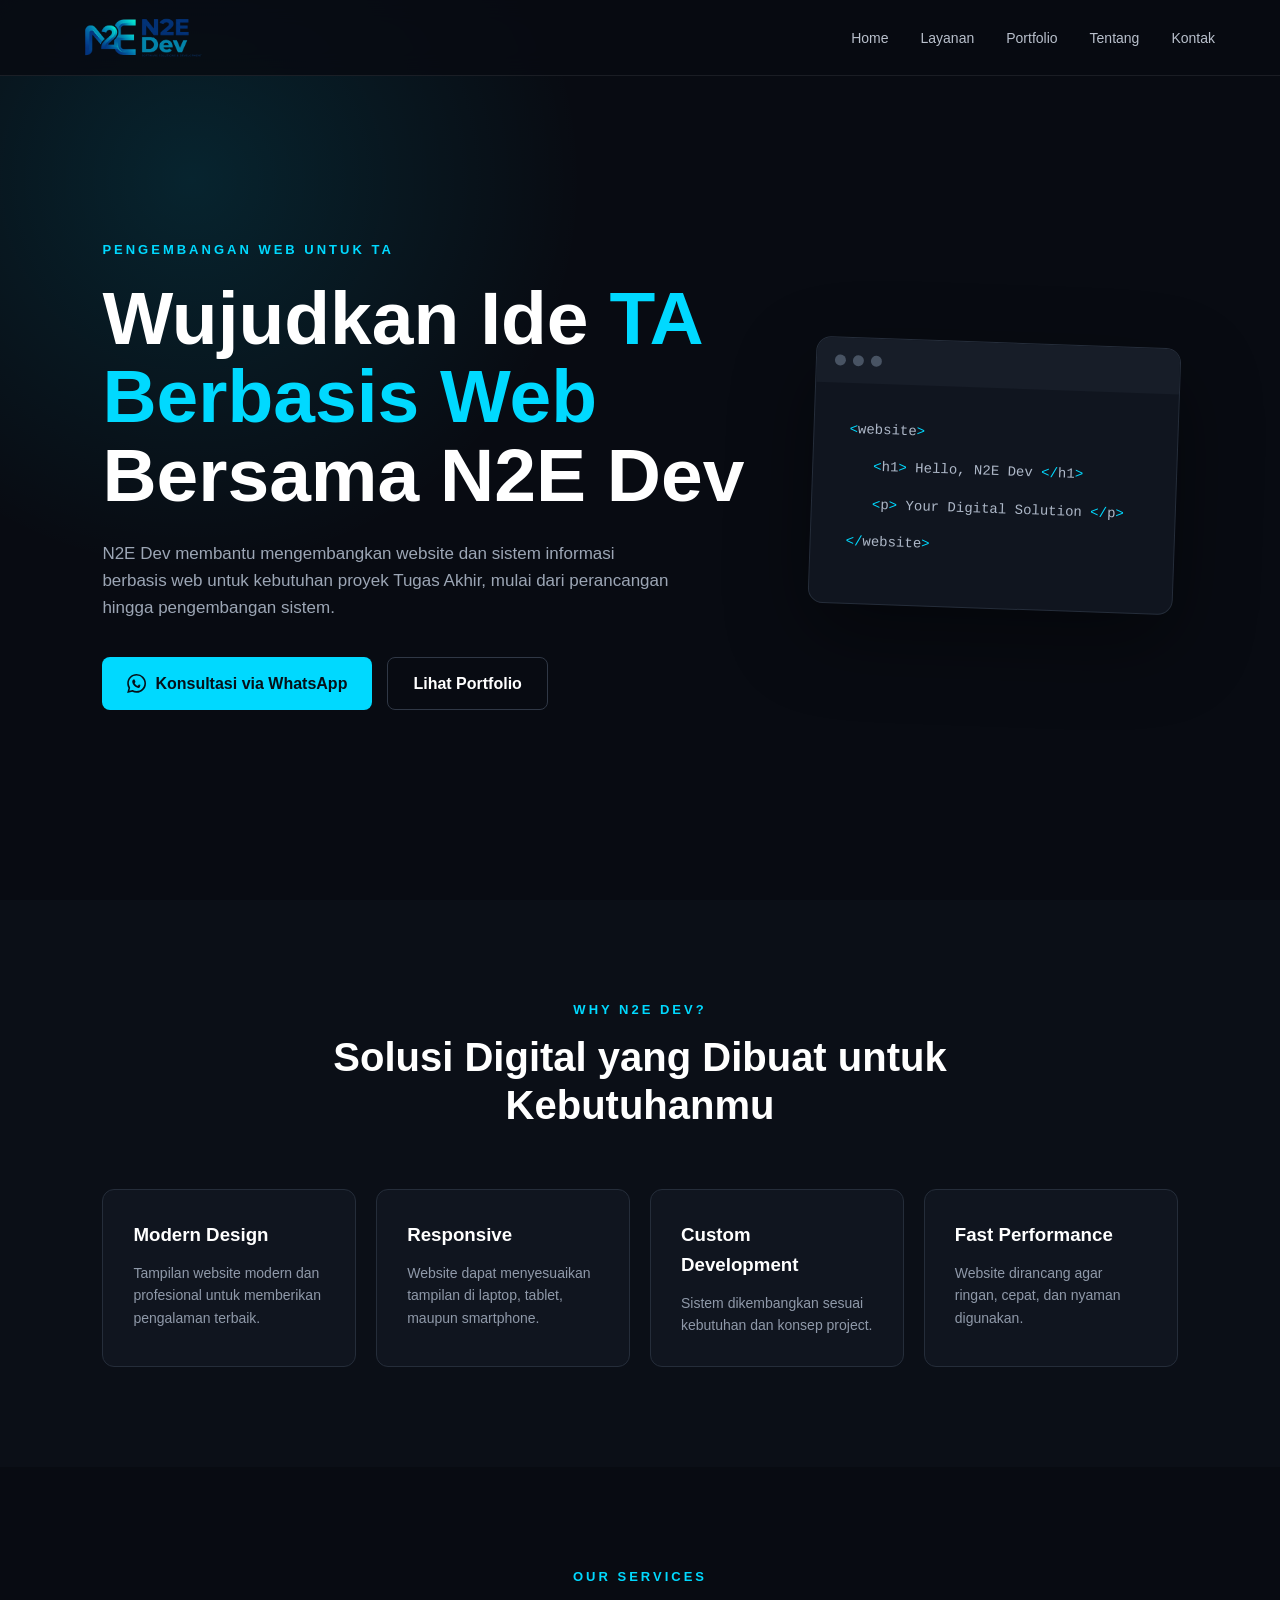
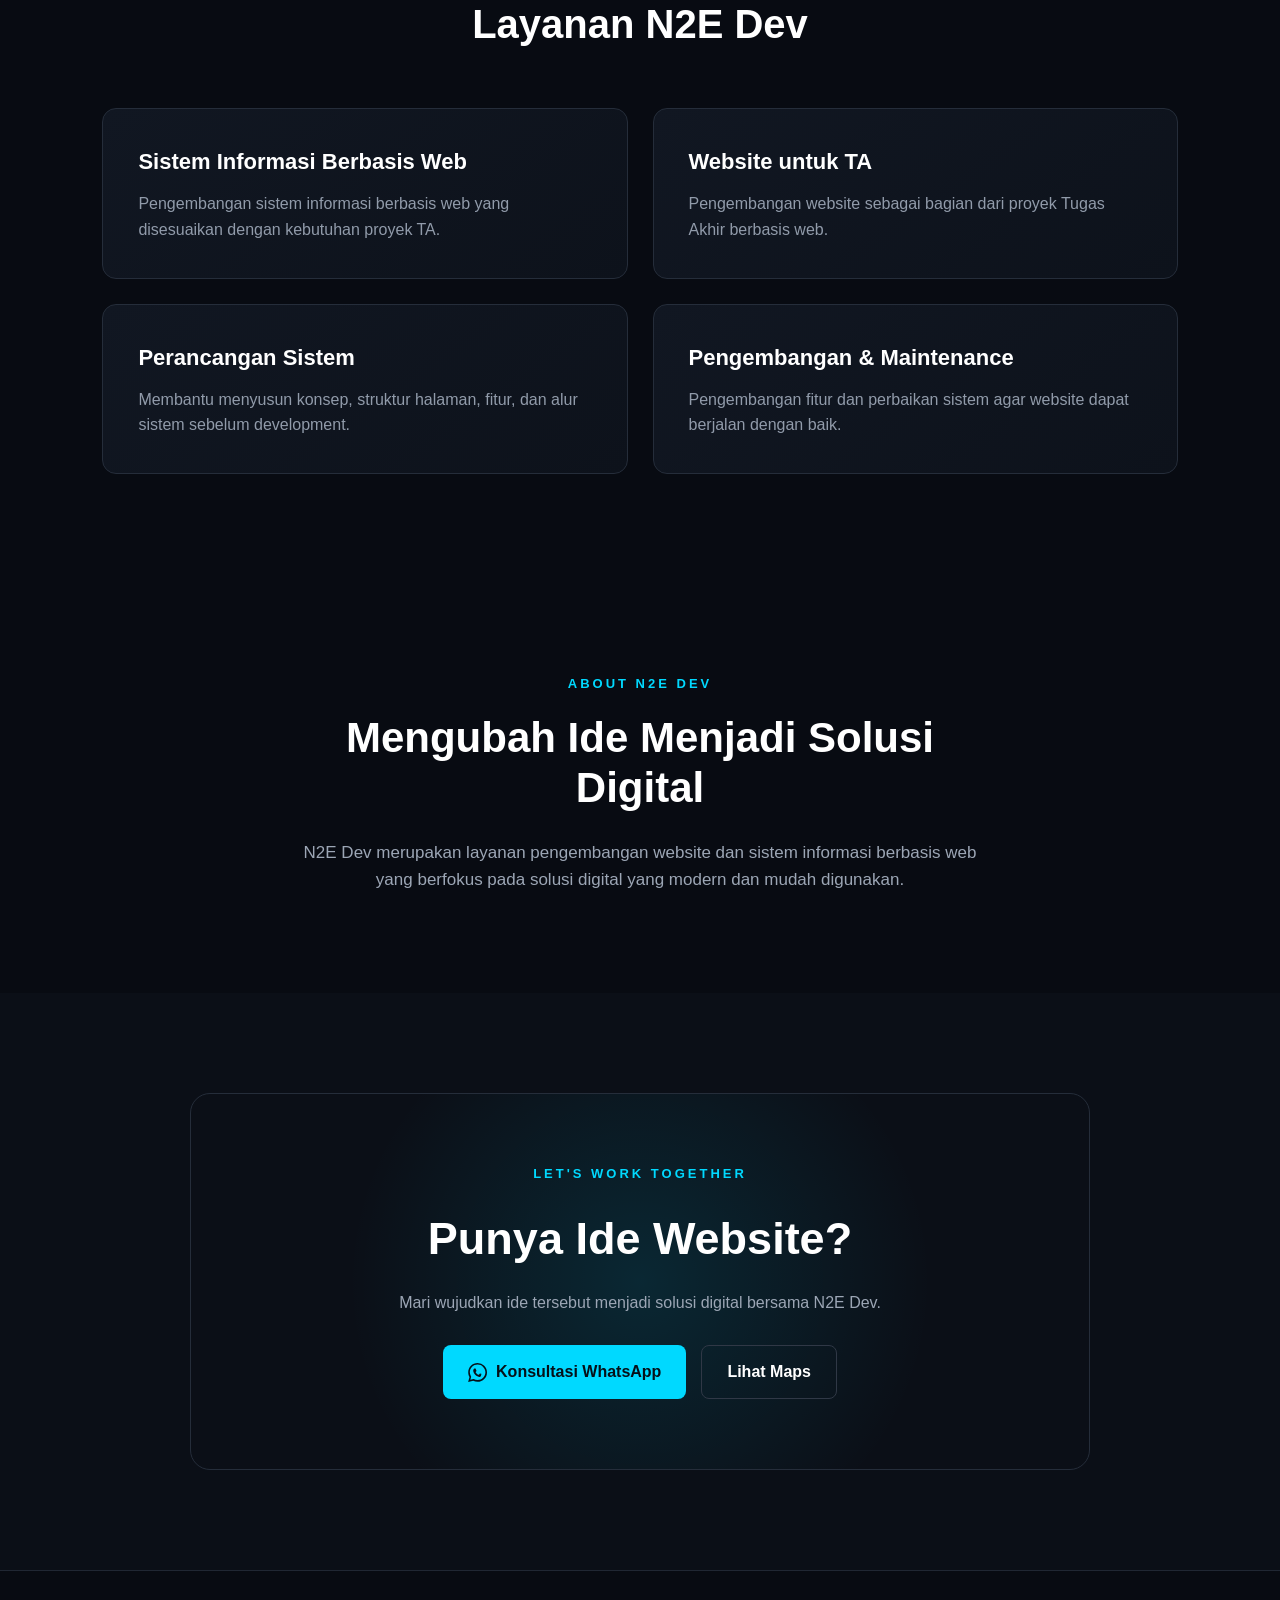
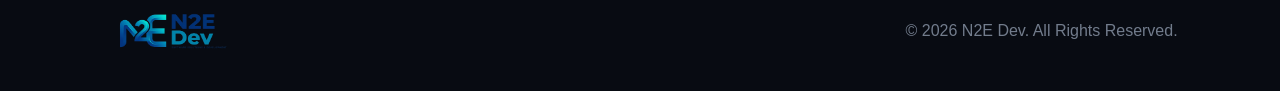
<file: index.html>
<!DOCTYPE html>
<html lang="id">
<head>
    <meta charset="UTF-8">
    <meta name="viewport" content="width=device-width, initial-scale=1.0">

    <title>N2E Dev — Digital Solutions</title>

    <link rel="stylesheet" href="style.css">
</head>

<body>

    <!-- NAVBAR -->
    <header>
        <nav class="navbar">
            <a href="#home" class="logo">
    <img src="images/logo.png" alt="N2E Dev">
</a>

<ul class="nav-menu" id="navMenu">
    <li><a href="index.html">Home</a></li>
    <li><a href="services.html">Layanan</a></li>
    <li><a href="portfolio.html">Portfolio</a></li>
    <li><a href="about.html">Tentang</a></li>
    <li><a href="contact.html">Kontak</a></li>
</ul>

<button class="menu-toggle" id="menuToggle" aria-label="Buka menu">
    <span></span>
    <span></span>
    <span></span>
</button>
        </nav>
    </header>

    <!-- HERO -->
    <section id="home" class="hero">

        <div class="hero-text">
<p class="small-title">PENGEMBANGAN WEB UNTUK TA</p>

<h1>
    Wujudkan Ide
    <span>TA Berbasis Web</span>
    Bersama N2E Dev
</h1>

<p>
    N2E Dev membantu mengembangkan website dan sistem informasi
    berbasis web untuk kebutuhan proyek Tugas Akhir, mulai dari
    perancangan hingga pengembangan sistem.
</p>

<div class="hero-buttons">

    <a href="https://wa.me/6285743997608?text=Halo%20N2E%20Dev,%20saya%20ingin%20konsultasi%20proyek%20TA%20berbasis%20web."
       target="_blank"
       rel="noopener noreferrer"
       class="btn-primary whatsapp-btn">

        <svg class="whatsapp-icon" viewBox="0 0 24 24" aria-hidden="true">
            <path d="M20.5 3.5A11.8 11.8 0 0 0 12.1 0C5.6 0 .3 5.3.3 11.8c0 2.1.5 4.2 1.6 6L.2 24l6.4-1.7a11.8 11.8 0 0 0 5.5 1.4h.1c6.5 0 11.8-5.3 11.8-11.8 0-3.2-1.2-6.1-3.5-8.4ZM12.2 21.6h-.1c-1.7 0-3.4-.5-4.9-1.3l-.4-.2-3.8 1 1-3.7-.2-.4a9.8 9.8 0 0 1-1.5-5.2c0-5.4 4.4-9.8 9.9-9.8 2.6 0 5.1 1 6.9 2.9 1.9 1.8 2.9 4.3 2.9 6.9 0 5.4-4.4 9.8-9.8 9.8Zm5.4-7.3c-.3-.2-1.8-.9-2.1-1-.3-.1-.5-.2-.7.2-.2.3-.8 1-.9 1.2-.2.2-.3.2-.6.1-1.5-.7-2.5-1.3-3.5-2.9-.3-.5.3-.5.8-1.7.1-.2.1-.4 0-.6-.1-.2-.7-1.7-.9-2.3-.2-.6-.5-.5-.7-.5h-.6c-.2 0-.6.1-.8.4-.3.3-1 1-1 2.5s1 2.9 1.1 3.1c.1.2 2 3.1 4.8 4.3.7.3 1.3.5 1.7.6.6-.1 1.8-.7 2.1-1.4.3-.7.3-1.3.2-1.4-.1-.2-.3-.3-.6-.4Z"/>
        </svg>

        Konsultasi via WhatsApp

    </a>

   <a href="portfolio.html" class="btn-secondary">
    Lihat Portfolio
</a>

</div>
        </div>

        <div class="hero-card">
            <div class="code-header">
                <span></span>
                <span></span>
                <span></span>
            </div>

            <div class="code-content">
                <p><span>&lt;</span>website<span>&gt;</span></p>
                <p class="indent">
                    <span>&lt;</span>h1<span>&gt;</span>
                    Hello, N2E Dev
                    <span>&lt;/</span>h1<span>&gt;</span>
                </p>
                <p class="indent">
                    <span>&lt;</span>p<span>&gt;</span>
                    Your Digital Solution
                    <span>&lt;/</span>p<span>&gt;</span>
                </p>
                <p><span>&lt;/</span>website<span>&gt;</span></p>
            </div>
        </div>

    </section>


    <!-- KEUNGGULAN -->
    <section class="features">

        <div class="section-title">
            <p>WHY N2E DEV?</p>
            <h2>Solusi Digital yang Dibuat untuk Kebutuhanmu</h2>
        </div>

        <div class="feature-grid">

            <div class="feature-card">
                <h3>Modern Design</h3>
                <p>
                    Tampilan website modern dan profesional
                    untuk memberikan pengalaman terbaik.
                </p>
            </div>

            <div class="feature-card">
                <h3>Responsive</h3>
                <p>
                    Website dapat menyesuaikan tampilan
                    di laptop, tablet, maupun smartphone.
                </p>
            </div>

            <div class="feature-card">
                <h3>Custom Development</h3>
                <p>
                    Sistem dikembangkan sesuai kebutuhan
                    dan konsep project.
                </p>
            </div>

            <div class="feature-card">
                <h3>Fast Performance</h3>
                <p>
                    Website dirancang agar ringan,
                    cepat, dan nyaman digunakan.
                </p>
            </div>

        </div>

    </section>


    <!-- LAYANAN -->
    <section id="layanan" class="services">

        <div class="section-title">
            <p>OUR SERVICES</p>
            <h2>Layanan N2E Dev</h2>
        </div>

        <div class="service-grid">

            <div class="service-card">
    <h3>Sistem Informasi Berbasis Web</h3>
    <p>
        Pengembangan sistem informasi berbasis web
        yang disesuaikan dengan kebutuhan proyek TA.
    </p>
</div>

<div class="service-card">
    <h3>Website untuk TA</h3>
    <p>
        Pengembangan website sebagai bagian dari
        proyek Tugas Akhir berbasis web.
    </p>
</div>

<div class="service-card">
    <h3>Perancangan Sistem</h3>
    <p>
        Membantu menyusun konsep, struktur halaman,
        fitur, dan alur sistem sebelum development.
    </p>
</div>

<div class="service-card">
    <h3>Pengembangan & Maintenance</h3>
    <p>
        Pengembangan fitur dan perbaikan sistem
        agar website dapat berjalan dengan baik.
    </p>
</div>
        </div>

    </section>

    <!-- TENTANG -->
    <section id="tentang" class="about">

        <div>
            <p class="small-title">ABOUT N2E DEV</p>

            <h2>
                Mengubah Ide Menjadi
                Solusi Digital
            </h2>

            <p>
                N2E Dev merupakan layanan pengembangan website
                dan sistem informasi berbasis web yang berfokus
                pada solusi digital yang modern dan mudah digunakan.
            </p>
        </div>

    </section>


    <!-- KONTAK -->
    <section id="kontak" class="contact">

        <div class="contact-box">

            <p class="small-title">LET'S WORK TOGETHER</p>

            <h2>Punya Ide Website?</h2>

            <p>
                Mari wujudkan ide tersebut menjadi
                solusi digital bersama N2E Dev.
            </p>

            <div class="contact-buttons">

   <a href="https://wa.me/6285743997608?text=Halo%20N2E%20Dev,%20saya%20ingin%20konsultasi%20proyek%20TA%20berbasis%20web."
       target="_blank"
       rel="noopener noreferrer"
       class="btn-primary whatsapp-btn">

        <svg class="whatsapp-icon" viewBox="0 0 24 24" aria-hidden="true">
            <path d="M20.5 3.5A11.8 11.8 0 0 0 12.1 0C5.6 0 .3 5.3.3 11.8c0 2.1.5 4.2 1.6 6L.2 24l6.4-1.7a11.8 11.8 0 0 0 5.5 1.4h.1c6.5 0 11.8-5.3 11.8-11.8 0-3.2-1.2-6.1-3.5-8.4ZM12.2 21.6h-.1c-1.7 0-3.4-.5-4.9-1.3l-.4-.2-3.8 1 1-3.7-.2-.4a9.8 9.8 0 0 1-1.5-5.2c0-5.4 4.4-9.8 9.9-9.8 2.6 0 5.1 1 6.9 2.9 1.9 1.8 2.9 4.3 2.9 6.9 0 5.4-4.4 9.8-9.8 9.8Zm5.4-7.3c-.3-.2-1.8-.9-2.1-1-.3-.1-.5-.2-.7.2-.2.3-.8 1-.9 1.2-.2.2-.3.2-.6.1-1.5-.7-2.5-1.3-3.5-2.9-.3-.5.3-.5.8-1.7.1-.2.1-.4 0-.6-.1-.2-.7-1.7-.9-2.3-.2-.6-.5-.5-.7-.5h-.6c-.2 0-.6.1-.8.4-.3.3-1 1-1 2.5s1 2.9 1.1 3.1c.1.2 2 3.1 4.8 4.3.7.3 1.3.5 1.7.6.6-.1 1.8-.7 2.1-1.4.3-.7.3-1.3.2-1.4-.1-.2-.3-.3-.6-.4Z"/>
        </svg>

        Konsultasi WhatsApp

    </a>

    <a href="https://maps.app.goo.gl/bwNSaMpzcW4UpnkL8"
       target="_blank"
       rel="noopener noreferrer"
       class="btn-secondary">

        Lihat Maps

    </a>

            </div> <!-- contact-buttons -->

        </div> <!-- contact-box -->

    </section>


    <!-- FOOTER -->
    <footer>

        <div class="footer-logo">
            <img src="images/logo.png" alt="N2E Dev">
        </div>

        <p>
            © 2026 N2E Dev. All Rights Reserved.
        </p>

    </footer>


    <script src="script.js"></script>

</body>
</html>
</file>
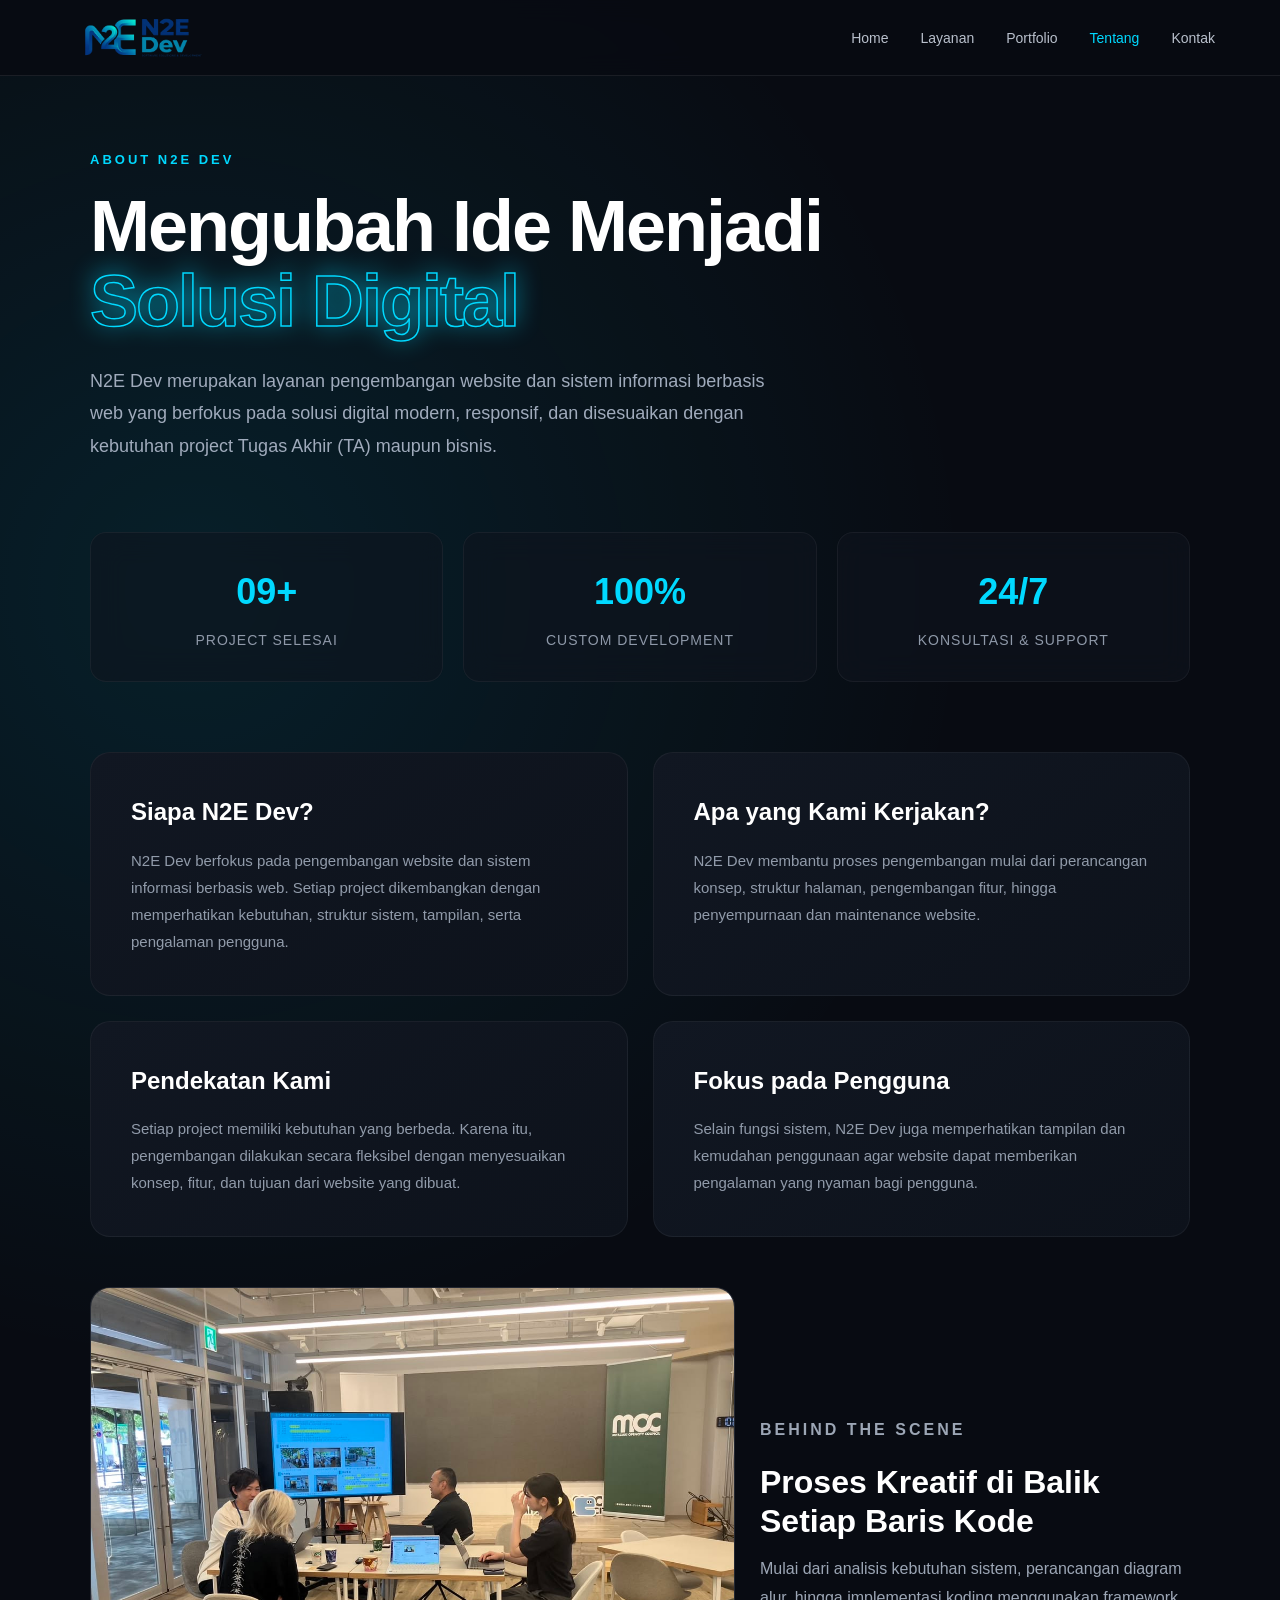
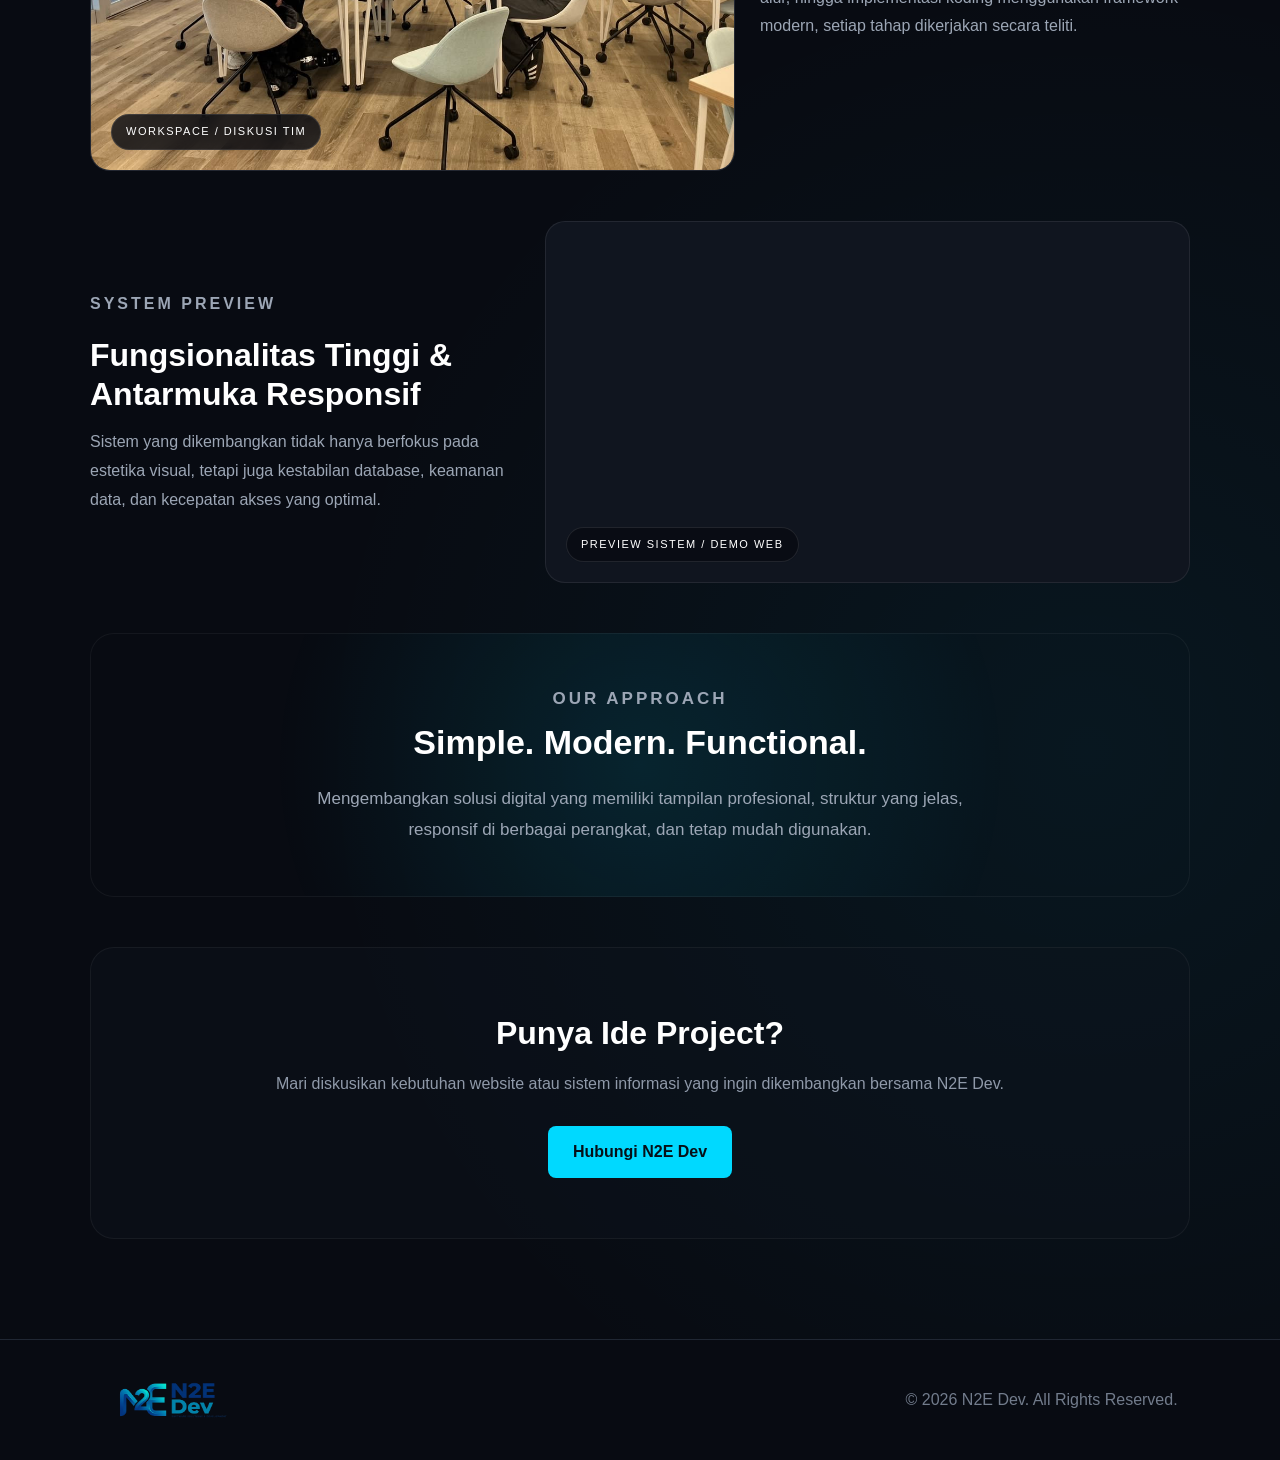
<file: about.html>
<!DOCTYPE html>
<html lang="id">

<head>
    <meta charset="UTF-8">
    <meta name="viewport" content="width=device-width, initial-scale=1.0">
    <title>Tentang — N2E Dev</title>
    <link rel="stylesheet" href="style.css">

    <style>
        /* =========================
           ABOUT PAGE ENHANCED
        ===================================================== */

        .about-page {
            min-height: 100vh;
            padding: 150px max(6%, calc((100% - 1200px) / 2)) 100px;
            background:
                radial-gradient(circle at 15% 20%, rgba(0, 217, 255, 0.10), transparent 30%),
                radial-gradient(circle at 85% 80%, rgba(0, 217, 255, 0.06), transparent 30%);
        }

        .about-container {
            max-width: 1100px;
            margin: auto;
        }

        /* =========================
           ABOUT HERO
        ===================================================== */

        .about-hero {
            max-width: 800px;
            margin-bottom: 70px;
        }

        .about-hero h1 {
            font-size: clamp(45px, 6vw, 72px);
            line-height: 1.05;
            letter-spacing: -2px;
            margin-bottom: 25px;
        }

        .about-hero h1 span {
            color: transparent;
            -webkit-text-stroke: 1.5px #00d9ff;
            position: relative;
        }

        .about-hero h1 span::after {
            content: "Solusi Digital";
            position: absolute;
            left: 0; top: 0;
            color: #00d9ff;
            filter: blur(12px);
            opacity: 0.5;
            z-index: -1;
        }

        .about-hero > p:not(.small-title) {
            color: #a0abbc;
            font-size: 18px;
            line-height: 1.8;
            max-width: 700px;
        }

        /* =========================
           STATS SECTION (TAMBAHAN BARU)
        ===================================================== */

        .about-stats {
            display: grid;
            grid-template-columns: repeat(3, 1fr);
            gap: 20px;
            margin-bottom: 70px;
        }

        .stat-card {
            padding: 30px;
            background: rgba(16, 21, 30, 0.6);
            border: 1px solid rgba(255, 255, 255, 0.05);
            border-radius: 16px;
            text-align: center;
            backdrop-filter: blur(15px);
        }

        .stat-card h3 {
            font-size: 36px;
            color: #00d9ff;
            margin-bottom: 8px;
        }

        .stat-card p {
            color: #8f99a9;
            font-size: 14px;
            text-transform: uppercase;
            letter-spacing: 1px;
        }

        /* =========================
           ABOUT CONTENT (CARDS)
        ===================================================== */

        .about-content {
            display: grid;
            grid-template-columns: 1fr 1fr;
            gap: 25px;
            margin-bottom: 50px;
        }

        .about-card {
            padding: 40px;
            background: linear-gradient(145deg, #111722, #0d121b);
            border: 1px solid rgba(255, 255, 255, 0.05);
            border-radius: 20px;
            transition: all 0.3s ease;
        }

        .about-card:hover {
            transform: translateY(-5px);
            border-color: rgba(0, 217, 255, 0.4);
            box-shadow: 0 20px 40px rgba(0,0,0,0.4);
        }

        .about-card h2 {
            font-size: 24px;
            margin-bottom: 15px;
        }

        .about-card p {
            color: #919baa;
            font-size: 15px;
            line-height: 1.8;
        }

        /* =========================
           MEDIA SHOWCASE (FOTO / VIDEO TEAM & WORK)
        ===================================================== */

        .media-showcase {
            display: grid;
            grid-template-columns: 1.2fr 0.8fr;
            gap: 25px;
            margin-bottom: 50px;
            align-items: center;
        }

        .media-box {
            position: relative;
            width: 100%;
            border-radius: 20px;
            overflow: hidden;
            border: 1px solid rgba(255, 255, 255, 0.08);
            background: #10151f;
        }

        /* Rasio kotak untuk foto/video */
        .media-box.video-ratio {
            aspect-ratio: 16 / 9;
        }

        .media-box.photo-ratio {
            aspect-ratio: 4 / 3;
        }

        .media-box img,
        .media-box video {
            width: 100%;
            height: 100%;
            object-fit: cover;
            display: block;
        }

        /* Label keterangan di atas media */
        .media-overlay-label {
            position: absolute;
            bottom: 20px;
            left: 20px;
            padding: 8px 14px;
            background: rgba(8, 11, 18, 0.8);
            border: 1px solid rgba(255, 255, 255, 0.1);
            border-radius: 30px;
            backdrop-filter: blur(10px);
            color: #fff;
            font-size: 11px;
            letter-spacing: 1.5px;
            text-transform: uppercase;
        }

        .media-text h2 {
            font-size: 32px;
            margin-bottom: 15px;
            line-height: 1.2;
        }

        .media-text p {
            color: #9ca6b5;
            font-size: 16px;
            line-height: 1.8;
        }

        /* =========================
           VISION / HIGHLIGHT
        ===================================================== */

        .about-highlight {
            margin-bottom: 50px;
            padding: 50px;
            background: radial-gradient(circle at center, rgba(0, 217, 255, 0.10), transparent 65%);
            border: 1px solid rgba(255, 255, 255, 0.05);
            border-radius: 24px;
            text-align: center;
        }

        .about-highlight h2 {
            font-size: 34px;
            margin-bottom: 15px;
        }

        .about-highlight p {
            max-width: 700px;
            margin: auto;
            color: #9ca6b5;
            font-size: 17px;
            line-height: 1.8;
        }

        /* =========================
           CTA
        ===================================================== */

        .about-cta {
            text-align: center;
            padding: 60px 30px;
            background: rgba(16, 21, 30, 0.4);
            border: 1px solid rgba(255, 255, 255, 0.05);
            border-radius: 24px;
        }

        .about-cta h2 {
            font-size: 32px;
            margin-bottom: 12px;
        }

        .about-cta p {
            color: #8f99a9;
            margin-bottom: 30px;
            font-size: 16px;
        }

        .about-cta .btn-primary {
            display: inline-flex;
            align-items: center;
            justify-content: center;
        }

        /* =========================
           RESPONSIVE
        ===================================================== */

        @media (max-width: 900px) {
            .about-content,
            .media-showcase,
            .about-stats {
                grid-template-columns: 1fr;
            }

            .about-hero {
                text-align: center;
                margin-left: auto;
                margin-right: auto;
            }

            .about-hero > p:not(.small-title) {
                margin-left: auto;
                margin-right: auto;
            }

            .media-showcase {
                display: flex;
                flex-direction: column-reverse; /* Teks di atas, gambar di bawah di HP */
            }
        }

        @media (max-width: 650px) {
            .about-page { padding: 125px 6% 70px; }
            .about-hero h1 { font-size: 40px; }
            .about-card, .about-highlight, .about-cta { padding: 30px 20px; }
        }
    </style>
</head>

<body>

    <!-- NAVBAR -->
    <header>
        <nav class="navbar">
            <a href="index.html" class="logo">
                <img src="images/logo.png" alt="N2E Dev">
            </a>
            <ul class="nav-menu" id="navMenu">
                <li><a href="index.html">Home</a></li>
                <li><a href="index.html#layanan">Layanan</a></li>
                <li><a href="portfolio.html">Portfolio</a></li>
                <li><a href="about.html" style="color: #00d9ff;">Tentang</a></li>
                <li><a href="contact.html">Kontak</a></li>
            </ul>
            <button class="menu-toggle" id="menuToggle" aria-label="Buka menu">
                <span></span>
                <span></span>
                <span></span>
            </button>
        </nav>
    </header>

    <!-- ABOUT MAIN -->
    <main>
        <section class="about-page">
            <div class="about-container">

                <!-- ABOUT HERO -->
                <div class="about-hero">
                    <p class="small-title">ABOUT N2E DEV</p>
                    <h1>Mengubah Ide Menjadi <span>Solusi Digital</span></h1>
                    <p>
                        N2E Dev merupakan layanan pengembangan website dan sistem informasi berbasis web yang berfokus pada solusi digital modern, responsif, dan disesuaikan dengan kebutuhan project Tugas Akhir (TA) maupun bisnis.
                    </p>
                </div>

                <!-- STATS COUNTER -->
                <div class="about-stats">
                    <div class="stat-card">
                        <h3>09+</h3>
                        <p>Project Selesai</p>
                    </div>
                    <div class="stat-card">
                        <h3>100%</h3>
                        <p>Custom Development</p>
                    </div>
                    <div class="stat-card">
                        <h3>24/7</h3>
                        <p>Konsultasi & Support</p>
                    </div>
                </div>

                <!-- ABOUT CARDS -->
                <div class="about-content">
                    <div class="about-card">
                        <h2>Siapa N2E Dev?</h2>
                        <p>
                            N2E Dev berfokus pada pengembangan website dan sistem informasi berbasis web. Setiap project dikembangkan dengan memperhatikan kebutuhan, struktur sistem, tampilan, serta pengalaman pengguna.
                        </p>
                    </div>

                    <div class="about-card">
                        <h2>Apa yang Kami Kerjakan?</h2>
                        <p>
                            N2E Dev membantu proses pengembangan mulai dari perancangan konsep, struktur halaman, pengembangan fitur, hingga penyempurnaan dan maintenance website.
                        </p>
                    </div>

                    <div class="about-card">
                        <h2>Pendekatan Kami</h2>
                        <p>
                            Setiap project memiliki kebutuhan yang berbeda. Karena itu, pengembangan dilakukan secara fleksibel dengan menyesuaikan konsep, fitur, dan tujuan dari website yang dibuat.
                        </p>
                    </div>

                    <div class="about-card">
                        <h2>Fokus pada Pengguna</h2>
                        <p>
                            Selain fungsi sistem, N2E Dev juga memperhatikan tampilan dan kemudahan penggunaan agar website dapat memberikan pengalaman yang nyaman bagi pengguna.
                        </p>
                    </div>
                </div>

                <!-- MEDIA SHOWCASE (FOTO / VIDEO) -->
                <div class="media-showcase">
                    <div class="media-box photo-ratio">
                        <!-- PETUNJUK FOTO: Ganti file 'images/team-workspace.jpg' dengan foto saat coding / diskusi kelompok -->
                        <img src="images/Workspace.jpg" alt="Aktivitas Pengembangan N2E Dev">
                        <div class="media-overlay-label">Workspace / Diskusi Tim</div>
                    </div>
                    <div class="media-text">
                        <p class="small-title">BEHIND THE SCENE</p>
                        <h2>Proses Kreatif di Balik Setiap Baris Kode</h2>
                        <p>
                            Mulai dari analisis kebutuhan sistem, perancangan diagram alur, hingga implementasi koding menggunakan framework modern, setiap tahap dikerjakan secara teliti.
                        </p>
                    </div>
                </div>

                <!-- VIDEO SHOWCASE (OPSIONAL) -->
                <div class="media-showcase" style="direction: rtl;">
                    <div class="media-box video-ratio">
                        <!-- PETUNJUK VIDEO: Jika punya video singkat preview web/demo, ganti sumber videonya atau jadikan tag video -->
                        <video autoplay muted loop playsinline>
                            <!-- Ganti file 'videos/demo-system.mp4' jika ada, atau gunakan tag img alternatif -->
                            <source src="images/demo.mp4" type="video/mp4">
                            Your browser does not support the video tag.
                        </video>
                        <div class="media-overlay-label" style="direction: ltr;">Preview Sistem / Demo Web</div>
                    </div>
                    <div class="media-text" style="direction: ltr;">
                        <p class="small-title">SYSTEM PREVIEW</p>
                        <h2>Fungsionalitas Tinggi & Antarmuka Responsif</h2>
                        <p>
                            Sistem yang dikembangkan tidak hanya berfokus pada estetika visual, tetapi juga kestabilan database, keamanan data, dan kecepatan akses yang optimal.
                        </p>
                    </div>
                </div>

                <!-- HIGHLIGHT -->
                <div class="about-highlight">
                    <p class="small-title">OUR APPROACH</p>
                    <h2>Simple. Modern. Functional.</h2>
                    <p>
                        Mengembangkan solusi digital yang memiliki tampilan profesional, struktur yang jelas, responsif di berbagai perangkat, dan tetap mudah digunakan.
                    </p>
                </div>

                <!-- CTA -->
                <div class="about-cta">
                    <h2>Punya Ide Project?</h2>
                    <p>Mari diskusikan kebutuhan website atau sistem informasi yang ingin dikembangkan bersama N2E Dev.</p>
                    <a href="contact.html" class="btn-primary">Hubungi N2E Dev</a>
                </div>

            </div>
        </section>
    </main>

    <!-- FOOTER -->
    <footer>
        <div class="footer-logo">
            <img src="images/logo.png" alt="N2E Dev">
        </div>
        <p>© 2026 N2E Dev. All Rights Reserved.</p>
    </footer>

    <script src="script.js"></script>

</body>

</html>
</file>
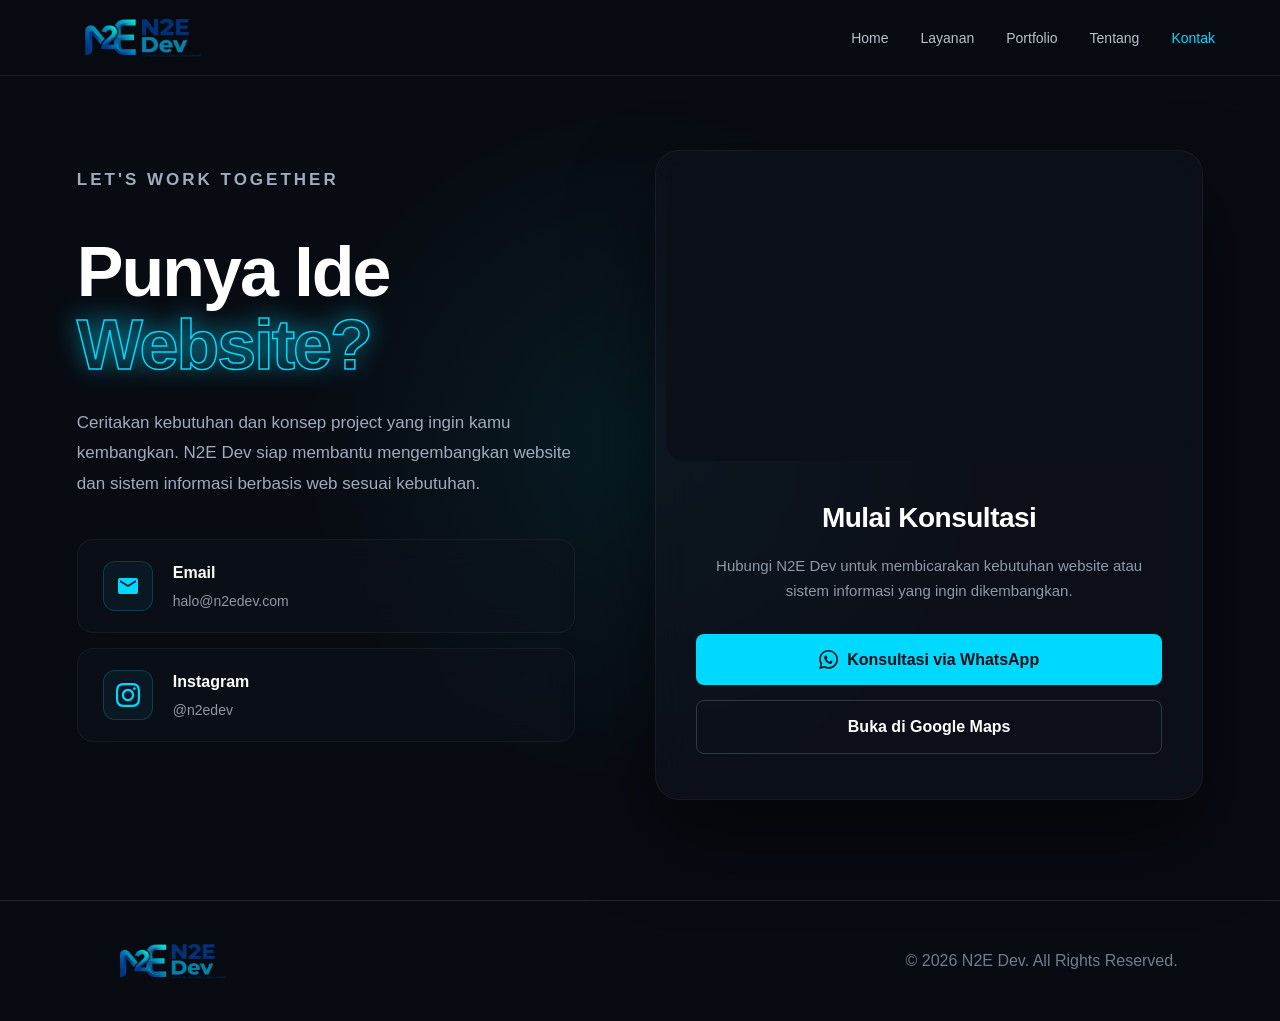
<file: contact.html>
<!DOCTYPE html>
<html lang="id">

<head>
    <meta charset="UTF-8">
    <meta name="viewport" content="width=device-width, initial-scale=1.0">
    <title>Kontak — N2E Dev</title>
    <link rel="stylesheet" href="style.css">

    <style>
        /* =========================
           CONTACT PAGE ENHANCED
        ===================================================== */
        
        .contact-page {
            min-height: 100vh;
            /* Padding atas dikurangi agar keseluruhan elemen sedikit naik */
            padding: 130px max(6%, calc((100% - 1200px) / 2)) 100px;
            display: flex;
            align-items: flex-start; /* Ubah dari center ke flex-start agar nempel di atas */
            justify-content: center;
            position: relative;
            z-index: 1;
        }

        /* Glow Background */
        .contact-page::before {
            content: "";
            position: absolute;
            width: 800px;
            height: 800px;
            top: 5%; /* Glow dinaikkan sedikit */
            left: 50%;
            transform: translateX(-50%);
            background: radial-gradient(circle, rgba(0, 217, 255, 0.08) 0%, transparent 60%);
            border-radius: 50%;
            pointer-events: none;
            z-index: -1;
        }

        .contact-container {
            width: 100%;
            display: grid;
            grid-template-columns: 1fr 1.1fr;
            gap: 80px;
            align-items: flex-start; /* Supaya kiri dan kanan sejajar dari atas */
            margin-top: 20px; /* Jarak tambahan sedikit dari navbar */
        }

        /* =========================
           CONTACT INTRO (KIRI)
        ===================================================== */
        
        .contact-intro {
            max-width: 550px;
            margin-top: 15px; /* Menyesuaikan agar teks sejajar manis dengan peta */
        }

        .contact-intro h1 {
            font-size: clamp(45px, 5.5vw, 70px);
            line-height: 1.05;
            letter-spacing: -2px;
            margin-bottom: 25px;
        }

        .contact-intro h1 span {
            color: transparent;
            -webkit-text-stroke: 1.5px #00d9ff;
            position: relative;
        }

        .contact-intro h1 span::after {
            content: "Website?";
            position: absolute;
            left: 0; top: 0;
            color: #00d9ff;
            filter: blur(12px);
            opacity: 0.5;
            z-index: -1;
        }

        .contact-intro > p {
            color: #a0abbc;
            font-size: 17px;
            line-height: 1.8;
            margin-bottom: 40px;
        }

        .contact-info {
            display: flex;
            flex-direction: column;
            gap: 15px;
        }

        /* Diubah menjadi elemen Link <a> agar bisa diklik */
        .contact-item {
            display: flex;
            align-items: center;
            gap: 20px;
            padding: 20px 25px;
            background: rgba(16, 21, 30, 0.4);
            border: 1px solid rgba(255, 255, 255, 0.05);
            border-radius: 16px;
            backdrop-filter: blur(15px);
            -webkit-backdrop-filter: blur(15px);
            transition: all 0.3s ease;
            text-decoration: none; /* Menghilangkan garis bawah link */
            color: inherit;
            cursor: pointer; /* Kursor berubah jadi tangan */
        }

        .contact-item:hover {
            border-color: rgba(0, 217, 255, 0.4);
            background: rgba(16, 21, 30, 0.8);
            transform: translateX(8px);
            box-shadow: 0 10px 30px rgba(0, 0, 0, 0.3);
        }

        .contact-icon {
            width: 50px;
            height: 50px;
            display: flex;
            align-items: center;
            justify-content: center;
            background: rgba(0, 217, 255, 0.05);
            border: 1px solid rgba(0, 217, 255, 0.2);
            border-radius: 12px;
            color: #00d9ff;
            flex-shrink: 0;
            transition: 0.3s;
        }

        .contact-item:hover .contact-icon {
            background: #00d9ff;
            color: #080b12;
        }

        .contact-icon svg {
            width: 24px;
            height: 24px;
            fill: currentColor;
        }

        .contact-item h3 {
            font-size: 16px;
            color: #fff;
            margin-bottom: 4px;
        }

        .contact-item p {
            color: #8f99a9;
            font-size: 14px;
        }

        /* =========================
           CONTACT CARD & MAP (KANAN)
        ===================================================== */
        
        .contact-card {
            padding: 10px;
            background: rgba(16, 21, 30, 0.5);
            border: 1px solid rgba(255, 255, 255, 0.05);
            border-radius: 24px;
            backdrop-filter: blur(20px);
            -webkit-backdrop-filter: blur(20px);
            box-shadow: 0 40px 80px rgba(0, 0, 0, 0.5);
            overflow: hidden;
        }

        .map-wrapper {
            width: 100%;
            height: 300px;
            border-radius: 18px;
            overflow: hidden;
            position: relative;
            background: #0b0f17;
        }

        .map-wrapper iframe {
            width: 100%;
            height: 100%;
            border: none;
            filter: invert(90%) hue-rotate(180deg) brightness(95%) contrast(85%);
            opacity: 0.8;
            transition: opacity 0.3s;
        }
        
        .map-wrapper:hover iframe {
            opacity: 1;
        }

        .card-content {
            padding: 35px 30px;
            text-align: center;
        }

        .card-content h2 {
            font-size: 28px;
            margin-bottom: 12px;
            letter-spacing: -0.5px;
        }

        .card-content > p {
            color: #8f99a9;
            font-size: 15px;
            margin-bottom: 30px;
            line-height: 1.7;
        }

        .contact-buttons-page {
            display: flex;
            flex-direction: column;
            gap: 15px;
        }

        .contact-buttons-page .btn-primary,
        .contact-buttons-page .btn-secondary {
            width: 100%;
            text-align: center;
            justify-content: center;
        }

        /* =========================
           RESPONSIVE
        ===================================================== */
        
        @media (max-width: 1024px) {
            .contact-container {
                grid-template-columns: 1fr;
                gap: 50px;
            }
            .contact-intro {
                max-width: 700px;
                text-align: center;
                margin: 0 auto;
            }
            .contact-intro > p { margin: 0 auto 40px; }
            .contact-item { text-align: left; }
        }

        @media (max-width: 768px) {
            .contact-page { padding: 120px 6% 60px; }
            .map-wrapper { height: 250px; }
            .card-content { padding: 25px 20px; }
            .contact-intro h1 { font-size: 40px; }
        }
    </style>
</head>

<body>

    <!-- NAVBAR -->
    <header>
        <nav class="navbar">
            <a href="index.html" class="logo">
                <img src="images/logo.png" alt="N2E Dev">
            </a>
            <ul class="nav-menu" id="navMenu">
                <li><a href="index.html">Home</a></li>
                <li><a href="index.html#layanan">Layanan</a></li>
                <li><a href="portfolio.html">Portfolio</a></li>
                <li><a href="index.html#tentang">Tentang</a></li>
                <li><a href="contact.html" style="color: #00d9ff;">Kontak</a></li>
            </ul>
            <button class="menu-toggle" id="menuToggle" aria-label="Buka menu">
                <span></span>
                <span></span>
                <span></span>
            </button>
        </nav>
    </header>

    <!-- CONTACT MAIN -->
    <main>
        <section class="contact-page">
            <div class="contact-container">

                <!-- KIRI: TEKS & INFO -->
                <div class="contact-intro">
                    <p class="small-title">LET'S WORK TOGETHER</p>
                    <h1>Punya Ide <span>Website?</span></h1>
                    <p>
                        Ceritakan kebutuhan dan konsep project yang ingin kamu kembangkan. N2E Dev siap membantu mengembangkan website dan sistem informasi berbasis web sesuai kebutuhan.
                    </p>

                    <div class="contact-info">
                        <!-- Email Item -->
                        <a href="mailto:halo@n2edev.com" class="contact-item">
                            <div class="contact-icon">
                                <svg viewBox="0 0 24 24" aria-hidden="true">
                                    <path d="M20 4H4c-1.1 0-1.99.9-1.99 2L2 18c0 1.1.9 2 2 2h16c1.1 0 2-.9 2-2V6c0-1.1-.9-2-2-2zm0 4l-8 5-8-5V6l8 5 8-5v2z"/>
                                </svg>
                            </div>
                            <div>
                                <h3>Email</h3>
                                <p>halo@n2edev.com</p>
                            </div>
                        </a>

                        <!-- Instagram Item -->
                        <a href="https://instagram.com/n2edev" target="_blank" rel="noopener noreferrer" class="contact-item">
                            <div class="contact-icon">
                                <svg viewBox="0 0 24 24" aria-hidden="true">
                                    <path d="M12 2.163c3.204 0 3.584.012 4.85.07 3.252.148 4.771 1.691 4.919 4.919.058 1.265.069 1.645.069 4.849 0 3.205-.012 3.584-.069 4.849-.149 3.225-1.664 4.771-4.919 4.919-1.266.058-1.644.07-4.85.07-3.204 0-3.584-.012-4.849-.07-3.26-.149-4.771-1.699-4.919-4.92-.058-1.265-.07-1.644-.07-4.849 0-3.204.013-3.583.07-4.849.149-3.227 1.664-4.771 4.919-4.919 1.266-.057 1.645-.069 4.849-.069zm0-2.163c-3.259 0-3.667.014-4.947.072-4.358.2-6.78 2.618-6.98 6.98-.059 1.281-.073 1.689-.073 4.948 0 3.259.014 3.668.072 4.948.2 4.358 2.618 6.78 6.98 6.98 1.281.058 1.689.072 4.948.072 3.259 0 3.668-.014 4.948-.072 4.354-.2 6.782-2.618 6.979-6.98.059-1.28.073-1.689.073-4.948 0-3.259-.014-3.667-.072-4.947-.196-4.354-2.617-6.78-6.979-6.98-1.281-.059-1.69-.073-4.949-.073zm0 5.838c-3.403 0-6.162 2.759-6.162 6.162s2.759 6.163 6.162 6.163 6.162-2.759 6.162-6.163c0-3.403-2.759-6.162-6.162-6.162zm0 10.162c-2.209 0-4-1.79-4-4 0-2.209 1.791-4 4-4s4 1.791 4 4c0 2.21-1.791 4-4 4zm6.406-11.845c-.796 0-1.441.645-1.441 1.44s.645 1.44 1.441 1.44c.795 0 1.439-.645 1.439-1.44s-.644-1.44-1.439-1.44z"/>
                                </svg>
                            </div>
                            <div>
                                <h3>Instagram</h3>
                                <p>@n2edev</p>
                            </div>
                        </a>
                    </div>
                </div>

                <!-- KANAN: KARTU PETA & CTA -->
                <div class="contact-card">
                    <div class="map-wrapper">
                        <!-- Menggunakan koordinat umum Tangerang Selatan/Pamulang, bisa diganti sesuai titik presisi -->
                        <iframe 
                            src="https://www.google.com/maps/embed?pb=!1m18!1m12!1m3!1d126907.08114092822!2d106.6666!3d-6.33145!2m3!1f0!2f0!3f0!3m2!1i1024!2i768!4f13.1!3m3!1m2!1s0x2e69e4f553a71b1d%3A0x401576d14fed700!2sTangerang%20Selatan%2C%20Banten!5e0!3m2!1sen!2sid!4v1700000000000!5m2!1sen!2sid" 
                            allowfullscreen="" 
                            loading="lazy" 
                            referrerpolicy="no-referrer-when-downgrade">
                        </iframe>
                    </div>

                    <div class="card-content">
                        <h2>Mulai Konsultasi</h2>
                        <p>
                            Hubungi N2E Dev untuk membicarakan kebutuhan website atau sistem informasi yang ingin dikembangkan.
                        </p>

                        <div class="contact-buttons-page">
                            <a href="https://wa.me/6285743997608?text=Halo%20N2E%20Dev,%20saya%20ingin%20konsultasi%20proyek%20TA%20berbasis%20web."
                               target="_blank" rel="noopener noreferrer" class="btn-primary whatsapp-btn">
                                <svg class="whatsapp-icon" viewBox="0 0 24 24" aria-hidden="true">
                                    <path d="M20.5 3.5A11.8 11.8 0 0 0 12.1 0C5.6 0 .3 5.3.3 11.8c0 2.1.5 4.2 1.6 6L.2 24l6.4-1.7a11.8 11.8 0 0 0 5.5 1.4h.1c6.5 0 11.8-5.3 11.8-11.8 0-3.2-1.2-6.1-3.5-8.4ZM12.2 21.6h-.1c-1.7 0-3.4-.5-4.9-1.3l-.4-.2-3.8 1 1-3.7-.2-.4a9.8 9.8 0 0 1-1.5-5.2c0-5.4 4.4-9.8 9.9-9.8 2.6 0 5.1 1 6.9 2.9 1.9 1.8 2.9 4.3 2.9 6.9 0 5.4-4.4 9.8-9.8 9.8Zm5.4-7.3c-.3-.2-1.8-.9-2.1-1-.3-.1-.5-.2-.7.2-.2.3-.8 1-.9 1.2-.2.2-.3.2-.6.1-1.5-.7-2.5-1.3-3.5-2.9-.3-.5.3-.5.8-1.7.1-.2.1-.4 0-.6-.1-.2-.7-1.7-.9-2.3-.2-.6-.5-.5-.7-.5h-.6c-.2 0-.6.1-.8.4-.3.3-1 1-1 2.5s1 2.9 1.1 3.1c.1.2 2 3.1 4.8 4.3.7.3 1.3.5 1.7.6.6-.1 1.8-.7 2.1-1.4.3-.7.3-1.3.2-1.4-.1-.2-.3-.3-.6-.4Z"/>
                                </svg>
                                Konsultasi via WhatsApp
                            </a>
                            
                            <!-- Buka langsung ke aplikasi Google Maps -->
                            <a href="https://maps.app.goo.gl/bwNSaMpzcW4UpnkL8"
                               target="_blank" rel="noopener noreferrer" class="btn-secondary">
                                Buka di Google Maps
                            </a>
                        </div>
                    </div>
                </div>

            </div>
        </section>
    </main>

    <!-- FOOTER -->
    <footer>
        <div class="footer-logo">
            <img src="images/logo.png" alt="N2E Dev">
        </div>
        <p>© 2026 N2E Dev. All Rights Reserved.</p>
    </footer>

    <script src="script.js"></script>

</body>
</html>
</file>
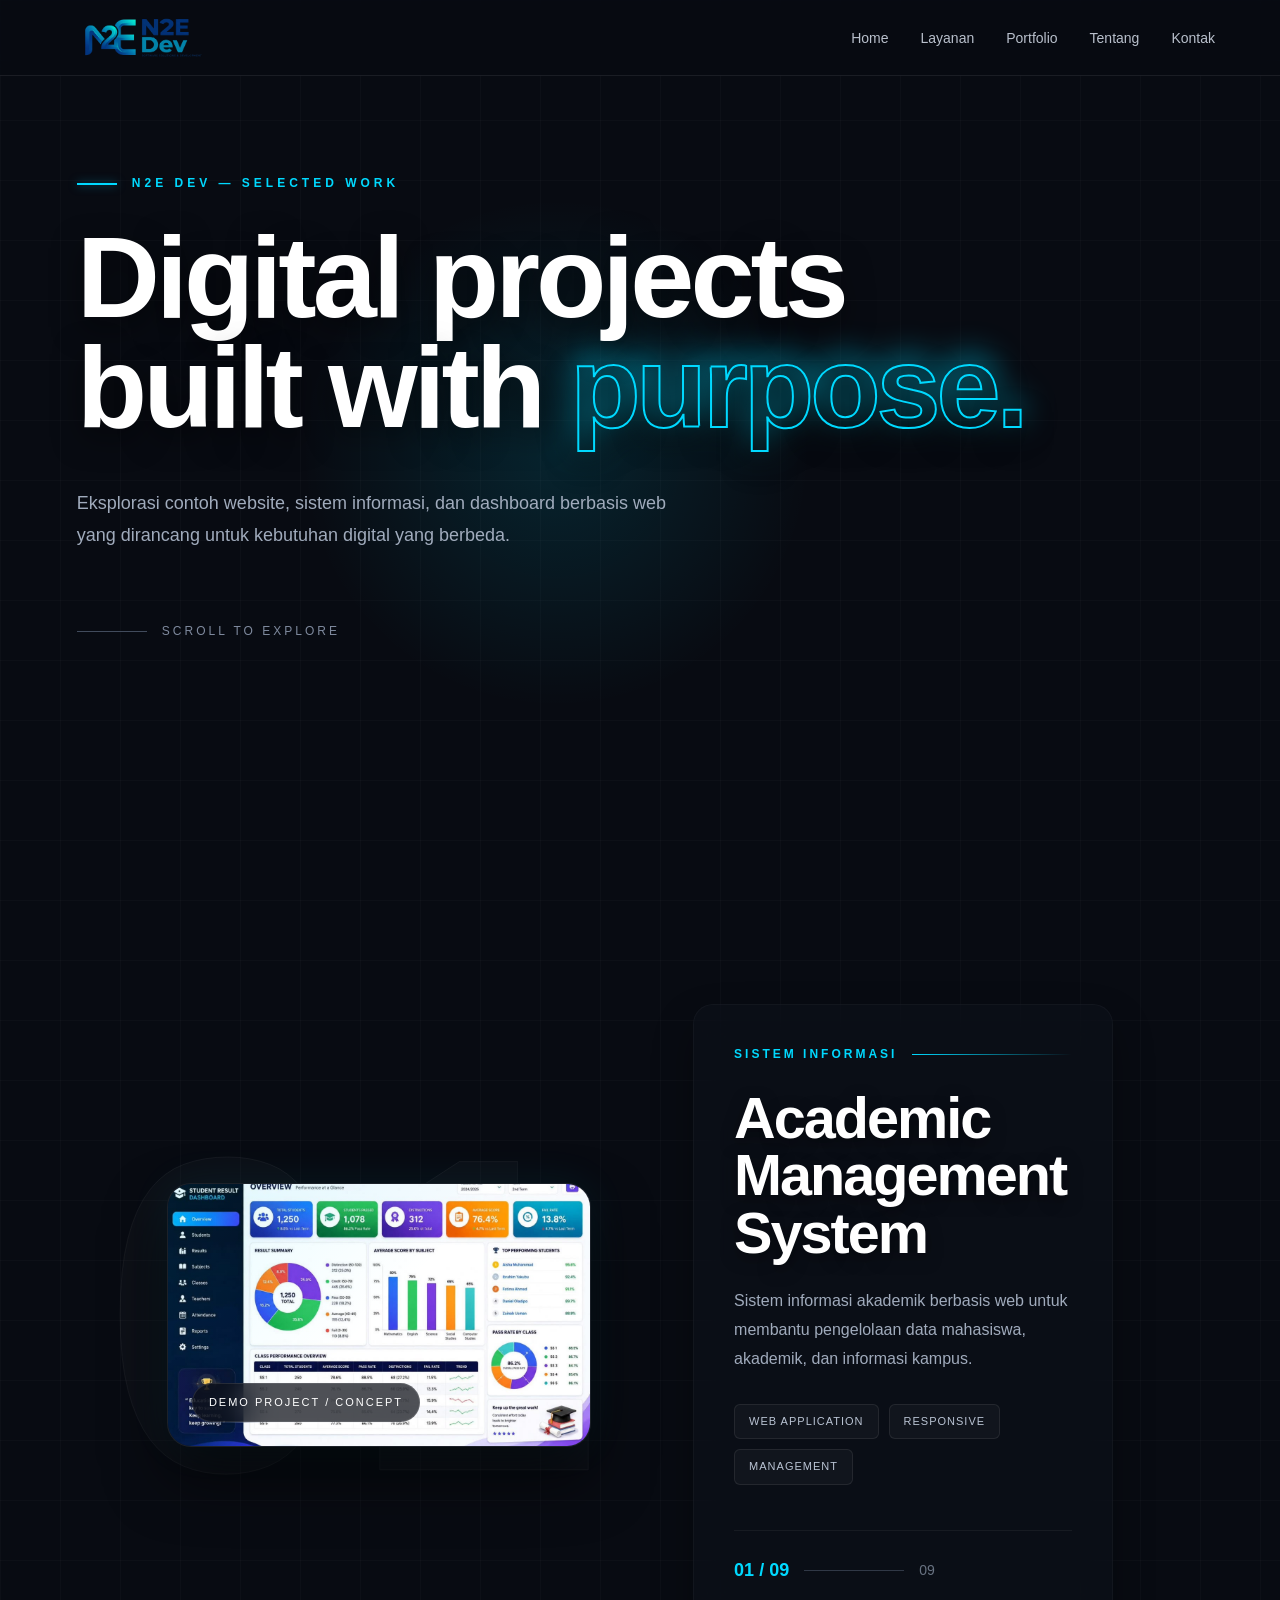
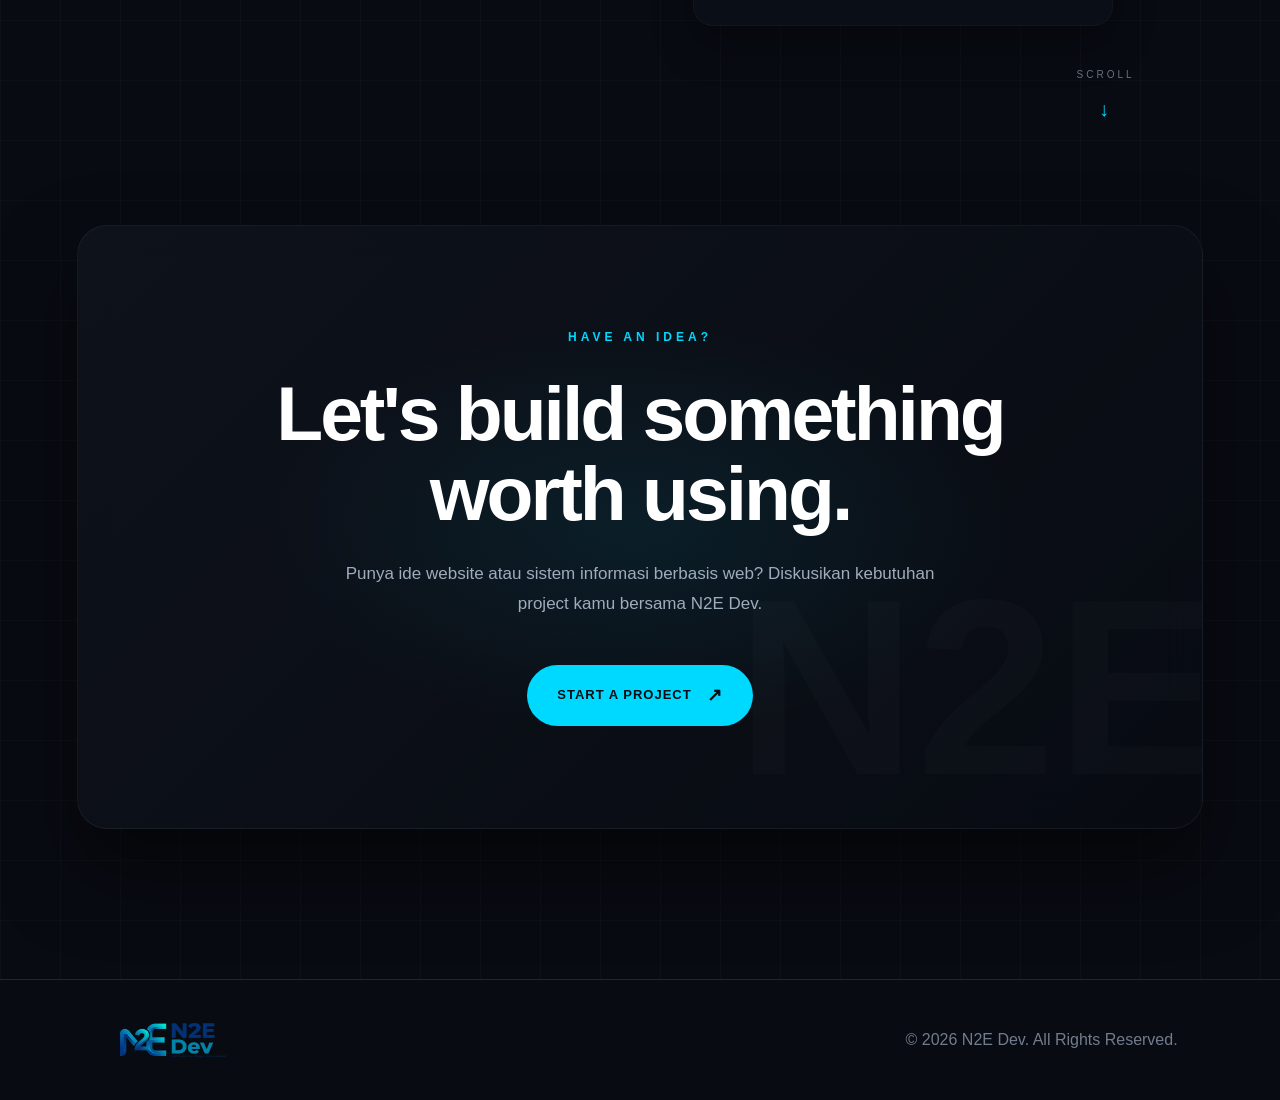
<file: portfolio.html>
<!DOCTYPE html>
<html lang="id">

<head>
    <meta charset="UTF-8">

    <meta name="viewport" content="width=device-width, initial-scale=1.0">

    <title>Portfolio — N2E Dev</title>

    <!-- CSS UTAMA -->
    <link rel="stylesheet" href="style.css">

    <style>
        /* =====================================================
           PORTFOLIO PAGE - ENHANCED
        ===================================================== */

        .portfolio-page {
            background: #080b12;
            color: #ffffff;
            overflow: hidden;
            position: relative;
        }

        /* Menambahkan Pattern Grid di Background agar tidak terlalu kosong */
        .portfolio-page::before {
            content: "";
            position: absolute;
            top: 0; left: 0; right: 0; bottom: 0;
            background-image: 
                linear-gradient(rgba(255, 255, 255, 0.02) 1px, transparent 1px),
                linear-gradient(90deg, rgba(255, 255, 255, 0.02) 1px, transparent 1px);
            background-size: 60px 60px; /* Ukuran kotak grid */
            pointer-events: none;
            z-index: 0;
        }

        /* =====================================================
           INTRO
        ===================================================== */

        .portfolio-intro {
            min-height: 85vh; /* Sedikit diperbesar */
            display: flex;
            align-items: center; /* Diubah ke center agar mengisi ruang vertikal */
            padding: 100px max(6%, calc((100% - 1280px) / 2)) 50px;
            position: relative;
            z-index: 1;
        }

        /* Glow Effect Biru di Belakang Judul */
        .portfolio-intro::before {
            content: "";
            position: absolute;
            width: 600px;
            height: 600px;
            top: 20%;
            left: 20%;
            background: radial-gradient(circle, rgba(0, 217, 255, 0.12) 0%, transparent 60%);
            border-radius: 50%;
            pointer-events: none;
            z-index: -1;
        }

        .portfolio-intro-content {
            max-width: 1000px;
            position: relative;
            z-index: 2;
        }

        .portfolio-kicker {
            display: flex;
            align-items: center;
            gap: 15px;
            margin-bottom: 30px;
            color: #00d9ff;
            font-size: 12px;
            font-weight: 700;
            letter-spacing: 4px;
            text-transform: uppercase;
        }

        .portfolio-kicker::before {
            content: "";
            width: 40px;
            height: 2px;
            background: #00d9ff;
            box-shadow: 0 0 10px rgba(0, 217, 255, 0.5);
        }

        .portfolio-intro h1 {
            margin: 0;
            font-size: clamp(60px, 9vw, 130px);
            line-height: 0.95;
            letter-spacing: -4px;
            font-weight: 700;
            text-shadow: 0 10px 30px rgba(0,0,0,0.5);
        }

        .portfolio-intro h1 span {
            color: transparent;
            -webkit-text-stroke: 2px #00d9ff; /* Efek outline text */
            position: relative;
        }

        /* Glow di dalam text span */
        .portfolio-intro h1 span::after {
            content: 'purpose.';
            position: absolute;
            left: 0; top: 0;
            color: #00d9ff;
            filter: blur(15px);
            opacity: 0.5;
            z-index: -1;
        }

        .portfolio-intro-text {
            max-width: 600px;
            margin-top: 45px;
            color: #a0abbc;
            font-size: 18px;
            line-height: 1.8;
        }

        .portfolio-scroll-hint {
            margin-top: 70px;
            display: flex;
            align-items: center;
            gap: 15px;
            color: #7f8a9e;
            font-size: 12px;
            letter-spacing: 3px;
            text-transform: uppercase;
        }

        .scroll-line {
            width: 70px;
            height: 1px;
            background: #414b5c;
            position: relative;
            overflow: hidden;
        }
        
        /* Animasi garis scroll */
        .scroll-line::after {
            content: "";
            position: absolute;
            left: -100%;
            width: 100%;
            height: 100%;
            background: #00d9ff;
            animation: scrollLine 2s infinite ease-in-out;
        }
        @keyframes scrollLine {
            0% { left: -100%; }
            50% { left: 0%; }
            100% { left: 100%; }
        }

        /* =====================================================
           WORK SECTION
        ===================================================== */

        .portfolio-work {
            position: relative;
            height: 100vh;
            z-index: 1;
        }

        .portfolio-work-inner {
            position: sticky;
            top: 0;
            height: 100vh;
            display: flex;
            align-items: center;
            padding: 0 max(6%, calc((100% - 1350px) / 2)); /* Area grid dilebarkan */
        }

        /* =====================================================
           PROJECT NUMBER (DIBUAT RAKSASA UNTUK MENGISI BACKGROUND KOSONG)
        ===================================================== */

        .project-number {
            position: absolute;
            left: 0;
            top: 50%;
            transform: translateY(-50%);
            font-size: clamp(200px, 35vw, 500px);
            font-weight: 800;
            line-height: 0.8;
            color: rgba(255, 255, 255, 0.02);
            -webkit-text-stroke: 1px rgba(255, 255, 255, 0.05);
            pointer-events: none;
            user-select: none;
            z-index: 0;
        }

        /* =====================================================
           PROJECT GRID
        ===================================================== */

        .project-stage {
            width: 100%;
            display: grid;
            /* Rasio grid disesuaikan agar gambar lebih dominan dan ruang kosong berkurang */
            grid-template-columns: minmax(0, 1.4fr) minmax(420px, 0.9fr);
            gap: clamp(50px, 8vw, 130px);
            align-items: center;
            position: relative;
            z-index: 2;
        }

        /* =====================================================
           PROJECT IMAGE
        ===================================================== */

        .project-image-wrap {
            position: relative;
            aspect-ratio: 16 / 10;
            overflow: hidden;
            background: #10151e;
            border-radius: 24px; /* Sudut membulat */
            border: 1px solid rgba(255, 255, 255, 0.05);
            box-shadow: 
                0 30px 60px rgba(0,0,0,0.6), 
                0 0 40px rgba(0, 217, 255, 0.08); /* Glow bayangan */
        }

        .project-image-wrap::after {
            content: "";
            position: absolute;
            inset: 0;
            background: linear-gradient(135deg, rgba(0,217,255,0.1), transparent 50%);
            pointer-events: none;
            z-index: 2;
        }

        .project-image {
            position: absolute;
            inset: 0;
            width: 100%;
            height: 100%;
            object-fit: cover;
            opacity: 0;
            transform: scale(1.08);
            transition: opacity 0.4s ease, transform 0.6s cubic-bezier(0.2, 0.8, 0.2, 1);
        }

        .project-image.active {
            opacity: 1;
            transform: scale(1);
        }

        .project-image-label {
            position: absolute;
            left: 24px;
            bottom: 24px;
            z-index: 5;
            padding: 10px 16px;
            background: rgba(8,11,18,0.7);
            border: 1px solid rgba(255,255,255,0.1);
            border-radius: 30px; /* Label membulat */
            backdrop-filter: blur(15px);
            -webkit-backdrop-filter: blur(15px);
            color: #fff;
            font-size: 11px;
            letter-spacing: 2px;
            text-transform: uppercase;
        }

        /* =====================================================
           PROJECT INFO
        ===================================================== */

        .project-info {
            min-width: 0;
            background: rgba(16, 21, 30, 0.4);
            padding: 40px;
            border-radius: 20px;
            border: 1px solid rgba(255,255,255,0.03);
            backdrop-filter: blur(20px);
            -webkit-backdrop-filter: blur(20px);
            box-shadow: 0 20px 40px rgba(0,0,0,0.3);
        }

        .project-meta {
            display: flex;
            align-items: center;
            gap: 15px;
            margin-bottom: 25px;
            color: #00d9ff;
            font-size: 12px;
            font-weight: 700;
            letter-spacing: 3px;
            text-transform: uppercase;
        }

        .project-meta-line {
            flex-grow: 1; /* Garis memanjang mengisi kekosongan */
            height: 1px;
            background: linear-gradient(90deg, #00d9ff, transparent);
        }

        .project-title {
            margin: 0;
            font-size: clamp(40px, 4.5vw, 65px);
            line-height: 1;
            letter-spacing: -2px;
            font-weight: 700;
            text-shadow: 0 5px 15px rgba(0,0,0,0.5);
        }

        .project-description {
            max-width: 100%;
            margin-top: 25px;
            color: #a0abbc;
            font-size: 16px;
            line-height: 1.8;
        }

        .project-tags {
            display: flex;
            flex-wrap: wrap;
            gap: 10px;
            margin-top: 30px;
        }

        .project-tag {
            padding: 8px 14px;
            background: rgba(255, 255, 255, 0.03);
            border: 1px solid rgba(255, 255, 255, 0.08);
            border-radius: 6px;
            color: #bac4d4;
            font-size: 11px;
            letter-spacing: 1px;
            text-transform: uppercase;
        }

        /* =====================================================
           PROJECT COUNTER
        ===================================================== */

        .project-counter {
            display: flex;
            align-items: center;
            gap: 15px;
            margin-top: 45px;
            padding-top: 25px;
            border-top: 1px solid rgba(255,255,255,0.05);
        }

        .project-counter-current {
            color: #00d9ff;
            font-size: 18px;
            font-weight: 700;
        }

        .project-counter-line {
            width: 100px;
            height: 1px;
            background: #303846;
        }

        .project-counter-total {
            color: #697382;
            font-size: 14px;
        }

        /* =====================================================
           NEXT INDICATOR
        ===================================================== */

        .project-next {
            position: absolute;
            right: max(4%, calc((100% - 1350px) / 2));
            bottom: 40px;
            display: flex;
            flex-direction: column;
            align-items: center;
            gap: 10px;
            color: #687382;
            font-size: 10px;
            letter-spacing: 3px;
            text-transform: uppercase;
        }

        .project-next-arrow {
            font-size: 20px;
            color: #00d9ff;
            animation: bounce 2s infinite ease-in-out;
        }

        @keyframes bounce {
            0%, 100% { transform: translateY(0); }
            50% { transform: translateY(8px); }
        }

        /* =====================================================
           CTA SECTION
        ===================================================== */

        .portfolio-cta-section {
            padding: 160px max(6%, calc((100% - 1280px) / 2)) 150px;
            position: relative;
            z-index: 1;
        }

        .portfolio-cta-box {
            position: relative;
            overflow: hidden;
            padding: clamp(60px, 8vw, 120px) clamp(40px, 7vw, 100px);
            border-radius: 30px;
            border: 1px solid rgba(255,255,255,0.05);
            background: linear-gradient(135deg, rgba(16, 21, 30, 0.8) 0%, rgba(8, 11, 18, 0.9) 100%);
            box-shadow: 0 40px 80px rgba(0,0,0,0.5);
            backdrop-filter: blur(20px);
            -webkit-backdrop-filter: blur(20px);
            text-align: center; /* Teks dibuat ke tengah agar mengisi kekosongan box */
            display: flex;
            flex-direction: column;
            align-items: center;
        }

        /* Glow di dalam CTA Box */
        .portfolio-cta-box::before {
            content: "";
            position: absolute;
            top: 50%; left: 50%;
            transform: translate(-50%, -50%);
            width: 80%; height: 80%;
            background: radial-gradient(ellipse, rgba(0, 217, 255, 0.08) 0%, transparent 60%);
            pointer-events: none;
            z-index: 0;
        }

        .portfolio-cta-box::after {
            content: "N2E";
            position: absolute;
            right: -20px;
            bottom: -60px;
            font-size: 250px;
            font-weight: 800;
            color: rgba(255,255,255,0.02);
            pointer-events: none;
            z-index: 0;
        }

        .cta-kicker, .portfolio-cta-box h2, .portfolio-cta-box p, .cta-button {
            position: relative;
            z-index: 2;
        }

        .cta-kicker {
            color: #00d9ff;
            font-size: 12px;
            font-weight: 700;
            letter-spacing: 4px;
            text-transform: uppercase;
        }

        .portfolio-cta-box h2 {
            max-width: 900px;
            margin: 25px 0 25px;
            font-size: clamp(45px, 6vw, 90px);
            line-height: 1.05;
            letter-spacing: -3px;
        }

        .portfolio-cta-box p {
            max-width: 600px;
            margin-bottom: 45px;
            color: #a0abbc;
            font-size: 17px;
            line-height: 1.8;
        }

        .cta-button {
            display: inline-flex;
            align-items: center;
            gap: 15px;
            padding: 16px 30px;
            background: #00d9ff;
            color: #080b12;
            font-size: 13px;
            font-weight: 700;
            border-radius: 50px; /* Tombol membulat */
            letter-spacing: 1px;
            text-transform: uppercase;
            transition: all 0.3s ease;
        }

        .cta-button:hover {
            transform: translateY(-5px);
            box-shadow: 0 15px 35px rgba(0, 217, 255, 0.3);
            background: #fff;
        }

        .cta-arrow {
            font-size: 18px;
            transition: transform 0.3s ease;
        }

        .cta-button:hover .cta-arrow {
            transform: translate(3px, -3px);
        }

        /* =====================================================
           MOBILE & TABLET RESPONSIVE
        ===================================================== */

        @media (max-width: 1024px) {
            .project-stage {
                grid-template-columns: 1fr;
                gap: 40px;
            }
            
            .portfolio-work-inner {
                padding: 120px max(6%, calc((100% - 1350px) / 2)) 0; /* Ubah jarak untuk mobile */
                align-items: flex-start; /* Supaya konten tidak kepotong di hp */
            }

            .project-info {
                padding: 30px;
            }
        }

        @media (max-width: 768px) {
            .portfolio-intro {
                min-height: 70vh;
                padding: 130px 6% 60px;
            }

            .portfolio-intro h1 span {
                -webkit-text-stroke: 1px #00d9ff;
            }

            .portfolio-work {
                height: 100svh; /* Menggunakan ukuran layar asli HP */
            }

            .portfolio-work-inner {
                height: 100svh;
                padding: 100px 6% 40px;
            }

            .project-number {
                font-size: 150px;
                top: 15%;
                left: -5%;
            }

            .project-title {
                font-size: 34px;
            }

            .project-description {
                font-size: 14px;
                margin-top: 15px;
            }

            .project-info {
                padding: 20px;
            }

            .project-tags {
                margin-top: 15px;
            }

            .project-counter {
                margin-top: 25px;
                padding-top: 15px;
            }

            .project-next {
                display: none;
            }

            .portfolio-cta-box {
                padding: 60px 30px;
            }

            .portfolio-cta-box h2 {
                font-size: 40px;
            }
            
            .cta-button {
                padding: 14px 25px;
                font-size: 12px;
            }
        }
    </style>

</head>


<body>


    <!-- =====================================================
         HEADER
    ===================================================== -->

    <header>

        <nav class="navbar">

            <a href="index.html" class="logo">
                <img src="images/logo.png" alt="N2E Dev">
            </a>


            <!-- MOBILE MENU -->

            <button
                class="menu-toggle"
                id="menuToggle"
                aria-label="Buka menu">

                <span></span>
                <span></span>
                <span></span>

            </button>


            <ul class="nav-menu" id="navMenu">

                <li>
                    <a href="index.html">
                        Home
                    </a>
                </li>

                <li>
                    <a href="index.html#layanan">
                        Layanan
                    </a>
                </li>

                <li>
                    <a href="portfolio.html" class="active">
                        Portfolio
                    </a>
                </li>

                <li>
                    <a href="index.html#tentang">
                        Tentang
                    </a>
                </li>

                <li>
                    <a href="index.html#kontak">
                        Kontak
                    </a>
                </li>

            </ul>

        </nav>

    </header>



    <!-- =====================================================
         INTRO
    ===================================================== -->

    <main class="portfolio-page">

        <section class="portfolio-intro">

            <div class="portfolio-intro-content">

                <div class="portfolio-kicker">
                    N2E DEV — SELECTED WORK
                </div>


                <h1>

                    Digital projects
                    <br>

                    built with
                    <span>purpose.</span>

                </h1>


                <p class="portfolio-intro-text">

                    Eksplorasi contoh website, sistem informasi,
                    dan dashboard berbasis web yang dirancang
                    untuk kebutuhan digital yang berbeda.

                </p>


                <div class="portfolio-scroll-hint">

                    <span class="scroll-line"></span>

                    Scroll to explore

                </div>

            </div>

        </section>



        <!-- =================================================
             PROJECT SHOWCASE
        ================================================= -->

        <section class="portfolio-work" id="projects">

            <div class="portfolio-work-inner">

                <div
                    class="project-number"
                    id="projectNumber">

                    01

                </div>


                <div class="project-stage">


                    <!-- IMAGE -->

                    <div class="project-image-wrap">

                        <img
                            class="project-image active"
                            src="images/portfolio1.jpg"
                            alt="Academic Management System">

                        <img
                            class="project-image"
                            src="images/portfolio2.jpg"
                            alt="Library Management System">

                        <img
                            class="project-image"
                            src="images/portfolio3.jpg"
                            alt="School Information System">

                        <img
                            class="project-image"
                            src="images/portfolio4.jpg"
                            alt="Business Company Profile">

                        <img
                            class="project-image"
                            src="images/portfolio5.jpg"
                            alt="Inventory Management System">

                        <img
                            class="project-image"
                            src="images/portfolio6.jpg"
                            alt="Data Analytics Dashboard">

                        <img
                            class="project-image"
                            src="images/portfolio7.jpg"
                            alt="UMKM Business Website">

                        <img
                            class="project-image"
                            src="images/portfolio8.jpg"
                            alt="Clinic Management System">

                        <img
                            class="project-image"
                            src="images/portfolio9.jpg"
                            alt="Management Dashboard">


                        <div class="project-image-label">
                            Demo Project / Concept
                        </div>

                    </div>



                    <!-- INFO -->

                    <div class="project-info">

                        <div class="project-meta">

                            <span id="projectCategory">
                                SISTEM INFORMASI
                            </span>

                            <span class="project-meta-line"></span>

                        </div>


                        <h2
                            class="project-title"
                            id="projectTitle">

                            Academic
                            Management
                            System

                        </h2>


                        <p
                            class="project-description"
                            id="projectDescription">

                            Sistem berbasis web untuk membantu
                            pengelolaan data akademik secara
                            terstruktur dan terpusat.

                        </p>


                        <div
                            class="project-tags"
                            id="projectTags">

                            <span class="project-tag">
                                Web Application
                            </span>

                            <span class="project-tag">
                                Responsive
                            </span>

                            <span class="project-tag">
                                Management
                            </span>

                        </div>


                        <div class="project-counter">

                            <span
                                class="project-counter-current"
                                id="projectCounter">

                                01

                            </span>

                            <span class="project-counter-line"></span>

                            <span class="project-counter-total">
                                09
                            </span>

                        </div>

                    </div>

                </div>


                <div class="project-next">

                    Scroll

                    <span class="project-next-arrow">
                        ↓
                    </span>

                </div>

            </div>

        </section>



        <!-- =================================================
             CTA
        ================================================= -->

        <section class="portfolio-cta-section">

            <div class="portfolio-cta-box">

                <div class="cta-kicker">
                    HAVE AN IDEA?
                </div>


                <h2>

                    Let's build something
                    <br>
                    worth using.

                </h2>


                <p>

                    Punya ide website atau sistem informasi
                    berbasis web? Diskusikan kebutuhan project
                    kamu bersama N2E Dev.

                </p>


                <a
                    href="https://wa.me/6285743997608?text=Halo%20N2E%20Dev,%20saya%20ingin%20konsultasi%20proyek%20TA%20berbasis%20web."
                    target="_blank"
                    rel="noopener noreferrer"
                    class="cta-button">

                    Start a Project

                    <span class="cta-arrow">
                        ↗
                    </span>

                </a>

            </div>

        </section>

    </main>



    <!-- =====================================================
         FOOTER
    ===================================================== -->

    <footer>

        <div class="footer-logo">

            <img
                src="images/logo.png"
                alt="N2E Dev">

        </div>

        <p>
            © 2026 N2E Dev. All Rights Reserved.
        </p>

    </footer>



   <script>
    const projects = [
        {
            number: "01",
            title: "Academic Management System",
            category: "Sistem Informasi",
            description: "Sistem informasi akademik berbasis web untuk membantu pengelolaan data mahasiswa, akademik, dan informasi kampus.",
            image: "images/portfolio1.jpg"
        },
        {
            number: "02",
            title: "Library Management System",
            category: "Sistem Informasi",
            description: "Website pengelolaan perpustakaan dengan fitur data buku, anggota, peminjaman, dan pengembalian.",
            image: "images/portfolio2.jpg"
        },
        {
            number: "03",
            title: "School Information System",
            category: "Sistem Informasi",
            description: "Sistem informasi sekolah untuk mengelola data siswa, guru, kelas, dan informasi sekolah.",
            image: "images/portfolio3.jpg"
        },
        {
            number: "04",
            title: "Business Company Profile",
            category: "Website",
            description: "Website company profile modern untuk memperkenalkan bisnis, layanan, dan identitas perusahaan.",
            image: "images/portfolio4.jpg"
        },
        {
            number: "05",
            title: "Inventory Management System",
            category: "Sistem Informasi",
            description: "Sistem pengelolaan inventori untuk membantu pencatatan stok dan monitoring barang.",
            image: "images/portfolio5.jpg"
        },
        {
            number: "06",
            title: "Data Analytics Dashboard",
            category: "Dashboard",
            description: "Dashboard visualisasi data untuk menampilkan informasi secara ringkas dan mudah dipahami.",
            image: "images/portfolio6.jpg"
        },
        {
            number: "07",
            title: "UMKM Business Website",
            category: "Website",
            description: "Website bisnis sederhana dan modern untuk membantu UMKM memperkenalkan produk dan layanan.",
            image: "images/portfolio7.jpg"
        },
        {
            number: "08",
            title: "Clinic Management System",
            category: "Sistem Informasi",
            description: "Sistem informasi klinik untuk membantu pengelolaan pasien, jadwal, dan data layanan.",
            image: "images/portfolio8.jpg"
        },
        {
            number: "09",
            title: "Management Dashboard",
            category: "Dashboard",
            description: "Dashboard management untuk menampilkan berbagai informasi dan data operasional.",
            image: "images/portfolio9.jpg"
        }
    ];

    let current = 0;
    let changing = false;

    const images = document.querySelectorAll(".project-image");
    const number = document.getElementById("projectNumber");
    const title = document.getElementById("projectTitle");
    const category = document.getElementById("projectCategory");
    const description = document.getElementById("projectDescription");
    const counter = document.getElementById("projectCounter");

    function showProject(index) {
        if (index < 0 || index >= projects.length) return;

        current = index;
        const project = projects[current];

        // Ganti gambar
        images.forEach(img => img.classList.remove("active"));
        if (images[current]) {
            images[current].classList.add("active");
        }

        // Ganti teks
        number.textContent = project.number;
        title.textContent = project.title;
        category.textContent = project.category;
        description.textContent = project.description;
        counter.textContent = String(current + 1).padStart(2, "0") + " / " + String(projects.length).padStart(2, "0");
    }

    // Fungsi untuk mengecek apakah kita sedang berada di area Portfolio
    function isSectionVisible() {
        const section = document.querySelector(".portfolio-work");
        if (!section) return false;
        const rect = section.getBoundingClientRect();
        // Beri kelonggaran 100px agar sistem tidak sensitif kalau halaman tergeser sedikit
        return rect.top <= 100 && rect.top >= -100;
    }

    /* =========================
       DESKTOP SCROLL (WHEEL)
    ========================= */
    window.addEventListener("wheel", function (e) {
        if (!isSectionVisible()) return;

        // Jika di gambar terakhir dan scroll ke bawah, lepas kunci halaman agar bisa melihat footer
        if (e.deltaY > 0 && current === projects.length - 1) return;
        
        // Jika di gambar pertama dan scroll ke atas, lepas kunci halaman agar bisa naik ke atas
        if (e.deltaY < 0 && current === 0) return;

        // KUNCI HALAMAN: Cegah halaman web ikut scroll selama kita di tengah-tengah carousel
        e.preventDefault();

        // Cegah spam ganti gambar saat trackpad/mouse scroll terlalu cepat
        if (changing) return;

        if (e.deltaY > 0) { // Scroll Bawah
            changing = true;
            showProject(current + 1);
            setTimeout(() => { changing = false; }, 800); 
        } else if (e.deltaY < 0) { // Scroll Atas
            changing = true;
            showProject(current - 1);
            setTimeout(() => { changing = false; }, 800);
        }
    }, { passive: false });


    /* =========================
       TOUCH / HP SCROLL
    ========================= */
    let touchStartY = 0;

    window.addEventListener("touchstart", function (e) {
        touchStartY = e.touches[0].clientY;
    }, { passive: true });

    // Saat jari menggeser layar di HP, kunci juga halamannya agar tidak bocor
    window.addEventListener("touchmove", function (e) {
        if (!isSectionVisible()) return;

        const touchCurrentY = e.touches[0].clientY;
        const difference = touchStartY - touchCurrentY;

        if (difference > 0 && current === projects.length - 1) return;
        if (difference < 0 && current === 0) return;

        e.preventDefault();
    }, { passive: false });

    window.addEventListener("touchend", function (e) {
        if (!isSectionVisible() || changing) return;

        const touchEndY = e.changedTouches[0].clientY;
        const difference = touchStartY - touchEndY;

        if (Math.abs(difference) < 40) return; // Jarak swipe terlalu pendek

        if (difference > 0) { // Swipe atas (scroll ke bawah)
            if (current < projects.length - 1) {
                changing = true;
                showProject(current + 1);
                setTimeout(() => { changing = false; }, 600);
            }
        } else { // Swipe bawah (scroll ke atas)
            if (current > 0) {
                changing = true;
                showProject(current - 1);
                setTimeout(() => { changing = false; }, 600);
            }
        }
    });

    /* Tampilkan project pertama saat web dibuka */
    showProject(0);
    </script>

</body>

</html>
</file>
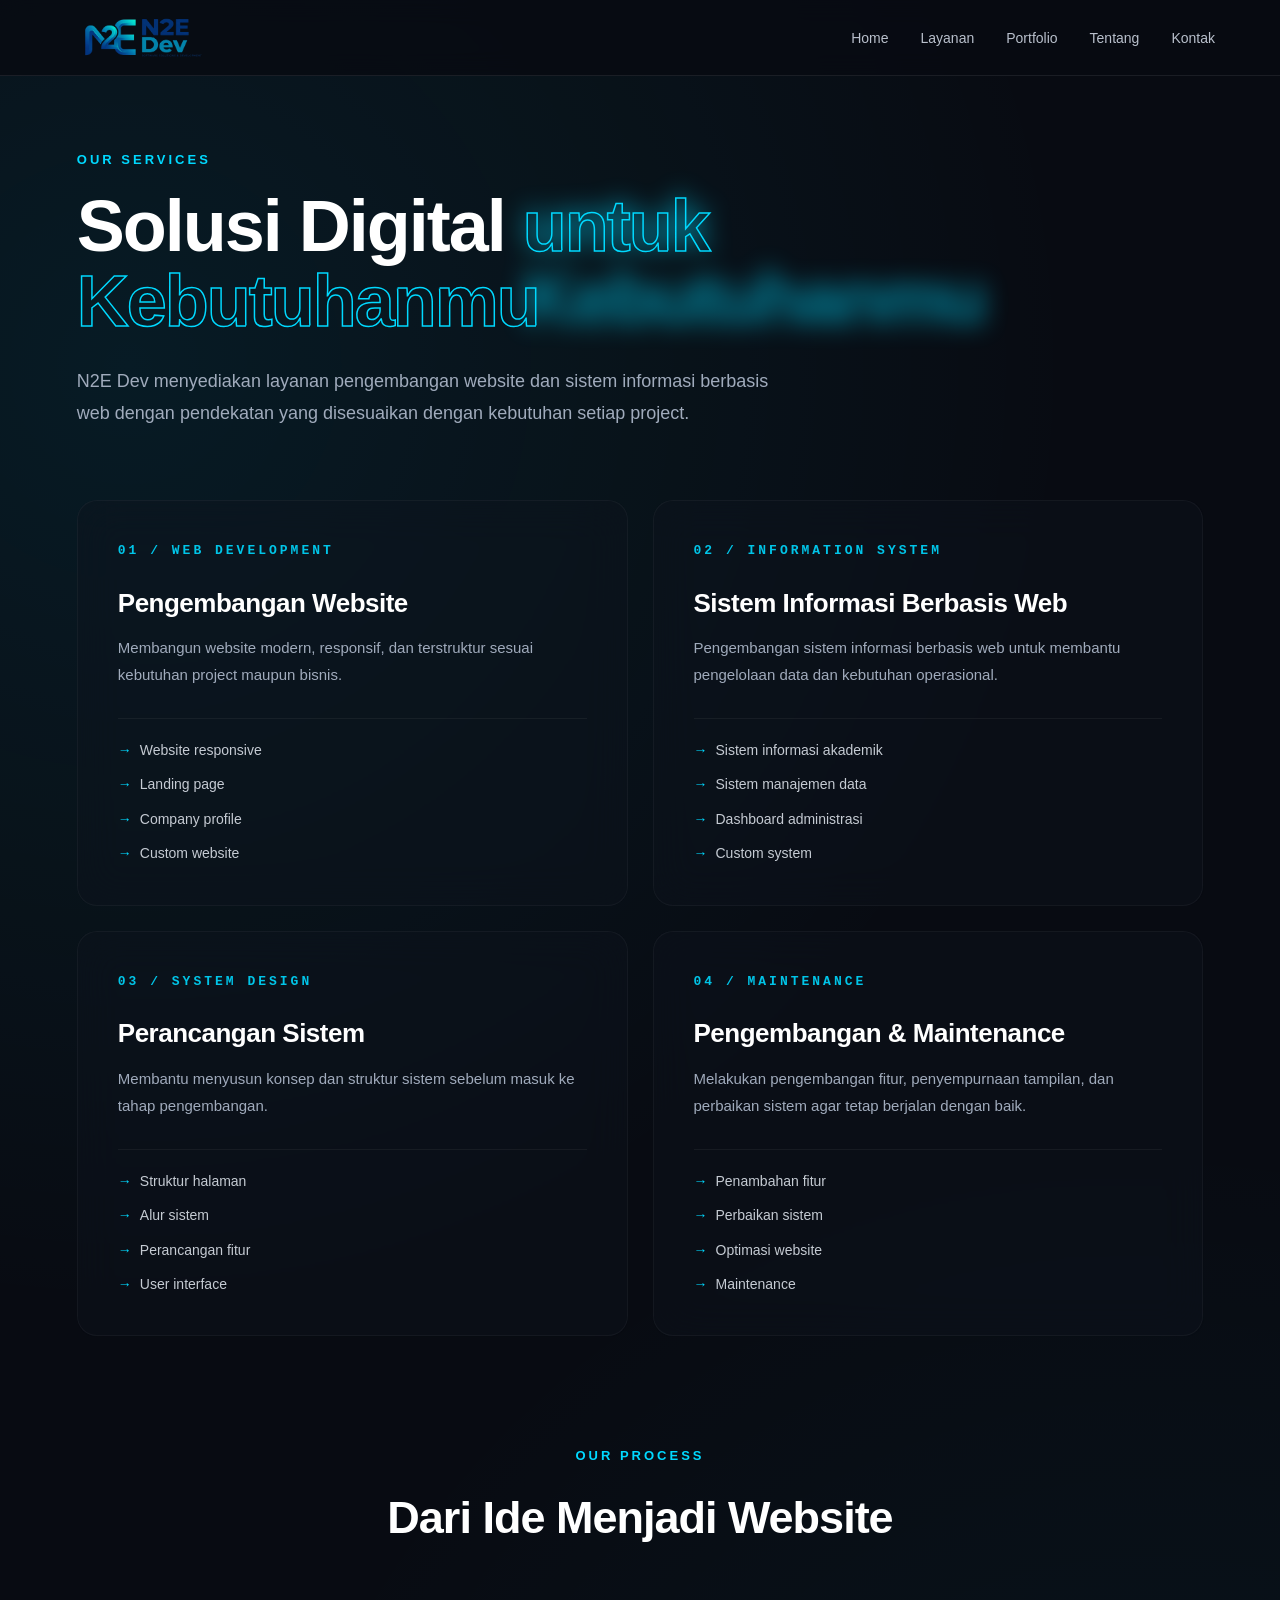
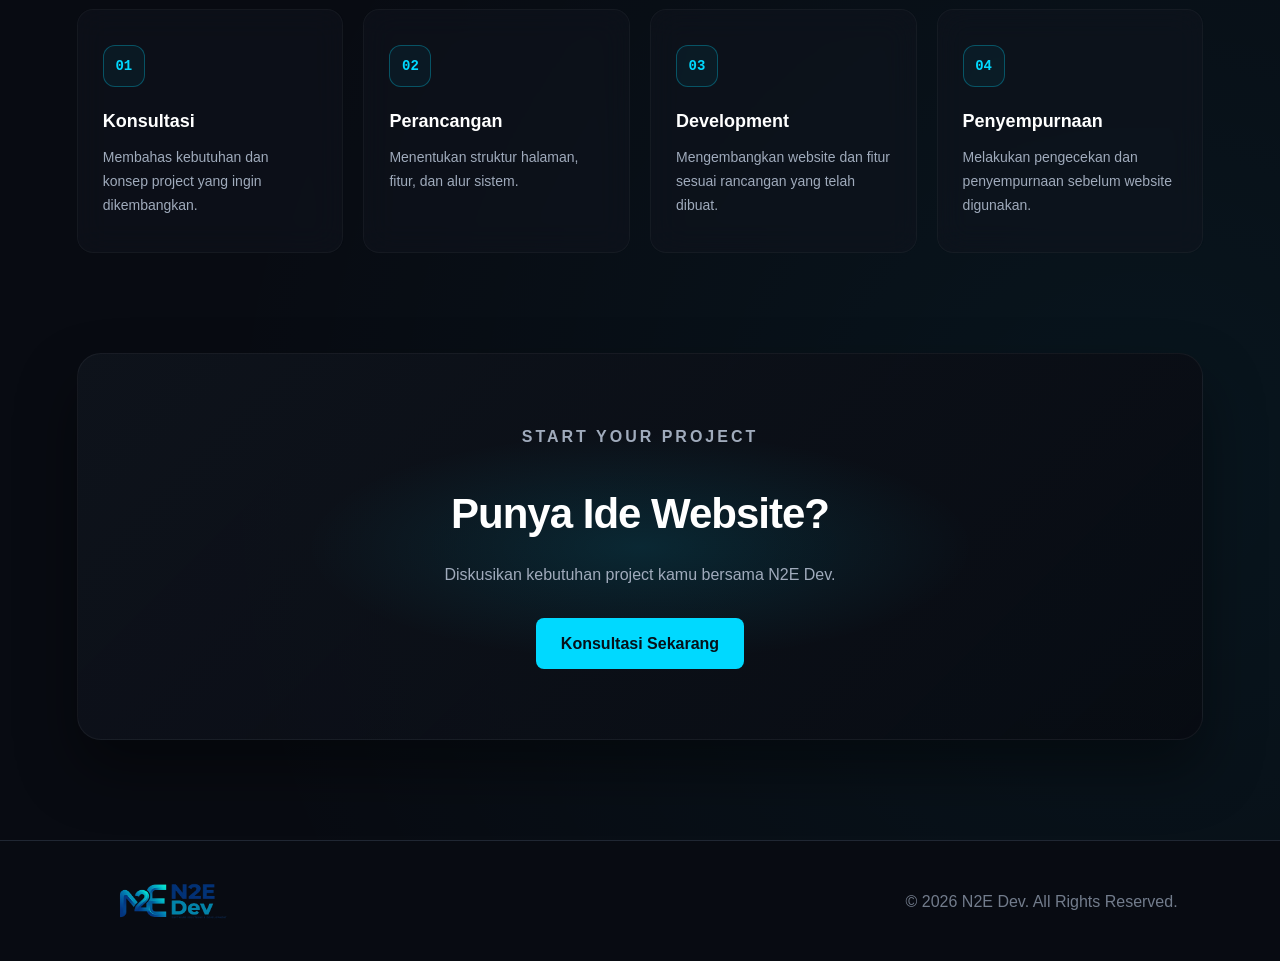
<file: services.html>
<!DOCTYPE html>
<html lang="id">

<head>
    <meta charset="UTF-8">
    <meta name="viewport" content="width=device-width, initial-scale=1.0">

    <title>Layanan — N2E Dev</title>

    <link rel="stylesheet" href="style.css">

    <style>
        /* =========================
           SERVICES PAGE ENHANCED WITH ANIMATIONS
        ===================================================== */

        .services-page {
            min-height: 100vh;
            padding: 150px max(6%, calc((100% - 1200px) / 2)) 100px;
            background:
                radial-gradient(circle at 10% 15%, rgba(0, 217, 255, 0.08), transparent 40%),
                radial-gradient(circle at 90% 85%, rgba(0, 217, 255, 0.05), transparent 40%);
            position: relative;
            z-index: 1;
            overflow: hidden;
        }

        .services-container {
            max-width: 1200px;
            margin: auto;
        }

        /* =========================
           PAGE INTRO WITH FADE-IN
        ===================================================== */

        .services-intro {
            max-width: 800px;
            margin-bottom: 70px;
            animation: fadeInDown 1s ease-out;
        }

        @keyframes fadeInDown {
            from { opacity: 0; transform: translateY(-20px); }
            to { opacity: 1; transform: translateY(0); }
        }

        .services-intro h1 {
            font-size: clamp(45px, 6vw, 72px);
            line-height: 1.05;
            letter-spacing: -2px;
            margin-bottom: 25px;
        }

        .services-intro h1 span {
            color: transparent;
            -webkit-text-stroke: 1.5px #00d9ff;
            position: relative;
        }

        .services-intro h1 span::after {
            content: "untuk Kebutuhanmu";
            position: absolute;
            left: 0; top: 0;
            color: #00d9ff;
            filter: blur(12px);
            opacity: 0.5;
            z-index: -1;
        }

        .services-intro > p:not(.small-title) {
            color: #a0abbc;
            font-size: 18px;
            line-height: 1.8;
            max-width: 700px;
        }

        /* =========================
           SERVICE GRID & FLOATING ANIMATION
        ===================================================== */

        .services-list {
            display: grid;
            grid-template-columns: repeat(2, 1fr);
            gap: 25px;
        }

        .service-item {
            position: relative;
            padding: 40px;
            background: rgba(16, 21, 30, 0.4);
            border: 1px solid rgba(255, 255, 255, 0.04);
            border-radius: 20px;
            backdrop-filter: blur(20px);
            -webkit-backdrop-filter: blur(20px);
            transition: all 0.4s cubic-bezier(0.2, 0.8, 0.2, 1);
            overflow: hidden;
            /* Efek melayang halus bergantian agar hidup */
            animation: floatCard 6s ease-in-out infinite;
        }

        .service-item:nth-child(2) { animation-delay: 1.5s; }
        .service-item:nth-child(3) { animation-delay: 3s; }
        .service-item:nth-child(4) { animation-delay: 4.5s; }

        @keyframes floatCard {
            0%, 100% { transform: translateY(0); }
            50% { transform: translateY(-6px); }
        }

        /* Garis kilau neon di atas kartu saat hover */
        .service-item::before {
            content: "";
            position: absolute;
            top: 0; left: 0;
            width: 100%;
            height: 2px;
            background: linear-gradient(90deg, transparent, #00d9ff, transparent);
            transform: scaleX(0);
            transition: transform 0.4s ease;
        }

        .service-item:hover {
            animation-play-state: paused; /* Berhenti melayang saat di-hover */
            transform: translateY(-12px) scale(1.01);
            background: rgba(16, 21, 30, 0.85);
            border-color: rgba(0, 217, 255, 0.4);
            box-shadow: 0 35px 70px rgba(0, 0, 0, 0.6), 0 0 30px rgba(0, 217, 255, 0.08);
        }

        .service-item:hover::before {
            transform: scaleX(1);
        }

        /* =========================
           SERVICE NUMBER & TYPOGRAPHY
        ===================================================== */

        .service-number {
            color: #00d9ff;
            font-family: monospace;
            font-size: 13px;
            font-weight: 700;
            letter-spacing: 3px;
            margin-bottom: 25px;
            opacity: 0.9;
        }

        .service-item h2 {
            font-size: 26px;
            line-height: 1.25;
            letter-spacing: -0.5px;
            margin-bottom: 15px;
            color: #ffffff;
        }

        .service-item > p {
            color: #a0abbc;
            font-size: 15px;
            line-height: 1.8;
            margin-bottom: 30px;
        }

        /* =========================
           SERVICE FEATURES (ANIMATED ARROW)
        ===================================================== */

        .service-features {
            list-style: none;
            display: flex;
            flex-direction: column;
            gap: 12px;
            padding-top: 20px;
            border-top: 1px solid rgba(255, 255, 255, 0.05);
        }

        .service-features li {
            position: relative;
            padding-left: 22px;
            color: #c5cbd3;
            font-size: 14px;
            transition: transform 0.3s ease;
        }

        .service-features li::before {
            content: "→";
            position: absolute;
            left: 0;
            color: #00d9ff;
            font-weight: bold;
            transition: transform 0.3s ease;
        }

        /* Animasi panah geser ke kanan saat list di-hover */
        .service-item:hover .service-features li:hover {
            transform: translateX(5px);
            color: #fff;
        }

        .service-item:hover .service-features li:hover::before {
            transform: translateX(4px);
        }

        /* =========================
           PROCESS SECTION WITH PULSE ANIMATION
        ===================================================== */

        .service-process {
            margin-top: 110px;
        }

        .process-title {
            text-align: center;
            margin-bottom: 55px;
        }

        .process-title .small-title {
            margin-bottom: 15px;
        }

        .process-title h2 {
            font-size: clamp(35px, 4vw, 45px);
            letter-spacing: -1px;
        }

        .process-grid {
            display: grid;
            grid-template-columns: repeat(4, 1fr);
            gap: 20px;
        }

        .process-item {
            position: relative;
            padding: 35px 25px;
            background: rgba(16, 21, 30, 0.5);
            border: 1px solid rgba(255, 255, 255, 0.04);
            border-radius: 16px;
            backdrop-filter: blur(15px);
            transition: all 0.3s ease;
        }

        .process-item:hover {
            border-color: rgba(0, 217, 255, 0.3);
            transform: translateY(-8px);
            background: rgba(16, 21, 30, 0.85);
        }

        .process-number {
            display: inline-flex;
            width: 42px;
            height: 42px;
            align-items: center;
            justify-content: center;
            margin-bottom: 20px;
            background: rgba(0, 217, 255, 0.05);
            border: 1px solid rgba(0, 217, 255, 0.3);
            border-radius: 12px;
            color: #00d9ff;
            font-size: 14px;
            font-weight: bold;
            font-family: monospace;
            /* Efek berdenyut (pulsa cahaya) */
            animation: pulseGlow 3s infinite;
        }

        @keyframes pulseGlow {
            0%, 100% { box-shadow: 0 0 0 0 rgba(0, 217, 255, 0.2); }
            50% { box-shadow: 0 0 15px 4px rgba(0, 217, 255, 0.15); }
        }

        .process-item h3 {
            font-size: 18px;
            margin-bottom: 10px;
            color: #fff;
        }

        .process-item p {
            color: #a0abbc;
            font-size: 14px;
            line-height: 1.7;
        }

        /* =========================
           CTA SECTION WITH MOVING GLOW
        ===================================================== */

        .services-cta {
            margin-top: 100px;
            padding: 70px 40px;
            text-align: center;
            background: linear-gradient(135deg, rgba(16, 21, 30, 0.8) 0%, rgba(8, 11, 18, 0.9) 100%);
            border: 1px solid rgba(255, 255, 255, 0.05);
            border-radius: 24px;
            box-shadow: 0 30px 60px rgba(0,0,0,0.4);
            position: relative;
            overflow: hidden;
        }

        .services-cta::before {
            content: "";
            position: absolute;
            top: 50%; left: 50%;
            transform: translate(-50%, -50%);
            width: 60%; height: 60%;
            background: radial-gradient(ellipse, rgba(0, 217, 255, 0.12) 0%, transparent 70%);
            pointer-events: none;
            /* Animasi cahaya berputar/membesar pelan */
            animation: pulseBg 4s ease-in-out infinite alternate;
        }

        @keyframes pulseBg {
            0% { transform: translate(-50%, -50%) scale(0.9); opacity: 0.6; }
            100% { transform: translate(-50%, -50%) scale(1.15); opacity: 1; }
        }

        .services-cta > * {
            position: relative;
            z-index: 2;
        }

        .services-cta h2 {
            font-size: clamp(32px, 4vw, 42px);
            letter-spacing: -1px;
            margin-bottom: 15px;
        }

        .services-cta p {
            color: #a0abbc;
            max-width: 600px;
            margin: 0 auto 30px;
            font-size: 16px;
        }

        .services-cta .btn-primary {
            display: inline-flex;
            align-items: center;
            justify-content: center;
            transition: transform 0.3s ease, box-shadow 0.3s ease;
        }

        .services-cta .btn-primary:hover {
            transform: translateY(-5px) scale(1.03);
            box-shadow: 0 15px 30px rgba(0, 217, 255, 0.35);
        }

        /* =========================
           RESPONSIVE DESIGN
        ===================================================== */

        @media (max-width: 1024px) {
            .process-grid {
                grid-template-columns: repeat(2, 1fr);
            }
        }

        @media (max-width: 768px) {
            .services-page { padding: 130px 6% 80px; }
            .services-list { grid-template-columns: 1fr; }
            .process-grid { grid-template-columns: 1fr; }
            
            .services-intro {
                text-align: center;
                margin-left: auto;
                margin-right: auto;
            }
            .services-intro > p:not(.small-title) {
                margin-left: auto;
                margin-right: auto;
            }
            .services-cta { padding: 50px 25px; }
        }
    </style>
    </head>


<body>

    <!-- =========================
         NAVBAR
    ========================= -->

    <header>

        <nav class="navbar">

            <a href="index.html" class="logo">
                <img src="images/logo.png" alt="N2E Dev">
            </a>


            <ul class="nav-menu" id="navMenu">

                <li>
                    <a href="index.html">
                        Home
                    </a>
                </li>

                <li>
                    <a href="services.html">
                        Layanan
                    </a>
                </li>

                <li>
                    <a href="portfolio.html">
                        Portfolio
                    </a>
                </li>

                <li>
                    <a href="about.html">
                        Tentang
                    </a>
                </li>

                <li>
                    <a href="contact.html">
                        Kontak
                    </a>
                </li>

            </ul>


            <button
                class="menu-toggle"
                id="menuToggle"
                aria-label="Buka menu">

                <span></span>
                <span></span>
                <span></span>

            </button>

        </nav>

    </header>


    <!-- =========================
         SERVICES
    ========================= -->

    <main>

        <section class="services-page">

            <div class="services-container">


                <!-- INTRO -->

                <div class="services-intro">

                    <p class="small-title">
                        OUR SERVICES
                    </p>

                    <h1>
                        Solusi Digital
                        <span>untuk Kebutuhanmu</span>
                    </h1>

                    <p>
                        N2E Dev menyediakan layanan pengembangan
                        website dan sistem informasi berbasis web
                        dengan pendekatan yang disesuaikan dengan
                        kebutuhan setiap project.
                    </p>

                </div>


                <!-- SERVICES -->

                <div class="services-list">


                    <!-- SERVICE 01 -->

                    <div class="service-item">

                        <div class="service-number">
                            01 / WEB DEVELOPMENT
                        </div>

                        <h2>
                            Pengembangan Website
                        </h2>

                        <p>
                            Membangun website modern, responsif,
                            dan terstruktur sesuai kebutuhan
                            project maupun bisnis.
                        </p>

                        <ul class="service-features">

                            <li>
                                Website responsive
                            </li>

                            <li>
                                Landing page
                            </li>

                            <li>
                                Company profile
                            </li>

                            <li>
                                Custom website
                            </li>

                        </ul>

                    </div>


                    <!-- SERVICE 02 -->

                    <div class="service-item">

                        <div class="service-number">
                            02 / INFORMATION SYSTEM
                        </div>

                        <h2>
                            Sistem Informasi Berbasis Web
                        </h2>

                        <p>
                            Pengembangan sistem informasi berbasis
                            web untuk membantu pengelolaan data
                            dan kebutuhan operasional.
                        </p>

                        <ul class="service-features">

                            <li>
                                Sistem informasi akademik
                            </li>

                            <li>
                                Sistem manajemen data
                            </li>

                            <li>
                                Dashboard administrasi
                            </li>

                            <li>
                                Custom system
                            </li>

                        </ul>

                    </div>


                    <!-- SERVICE 03 -->

                    <div class="service-item">

                        <div class="service-number">
                            03 / SYSTEM DESIGN
                        </div>

                        <h2>
                            Perancangan Sistem
                        </h2>

                        <p>
                            Membantu menyusun konsep dan struktur
                            sistem sebelum masuk ke tahap
                            pengembangan.
                        </p>

                        <ul class="service-features">

                            <li>
                                Struktur halaman
                            </li>

                            <li>
                                Alur sistem
                            </li>

                            <li>
                                Perancangan fitur
                            </li>

                            <li>
                                User interface
                            </li>

                        </ul>

                    </div>


                    <!-- SERVICE 04 -->

                    <div class="service-item">

                        <div class="service-number">
                            04 / MAINTENANCE
                        </div>

                        <h2>
                            Pengembangan & Maintenance
                        </h2>

                        <p>
                            Melakukan pengembangan fitur,
                            penyempurnaan tampilan, dan perbaikan
                            sistem agar tetap berjalan dengan baik.
                        </p>

                        <ul class="service-features">

                            <li>
                                Penambahan fitur
                            </li>

                            <li>
                                Perbaikan sistem
                            </li>

                            <li>
                                Optimasi website
                            </li>

                            <li>
                                Maintenance
                            </li>

                        </ul>

                    </div>


                </div>


                <!-- PROCESS -->

                <div class="service-process">

                    <div class="process-title">

                        <p class="small-title">
                            OUR PROCESS
                        </p>

                        <h2>
                            Dari Ide Menjadi Website
                        </h2>

                    </div>


                    <div class="process-grid">


                        <div class="process-item">

                            <div class="process-number">
                                01
                            </div>

                            <h3>
                                Konsultasi
                            </h3>

                            <p>
                                Membahas kebutuhan dan konsep
                                project yang ingin dikembangkan.
                            </p>

                        </div>


                        <div class="process-item">

                            <div class="process-number">
                                02
                            </div>

                            <h3>
                                Perancangan
                            </h3>

                            <p>
                                Menentukan struktur halaman,
                                fitur, dan alur sistem.
                            </p>

                        </div>


                        <div class="process-item">

                            <div class="process-number">
                                03
                            </div>

                            <h3>
                                Development
                            </h3>

                            <p>
                                Mengembangkan website dan fitur
                                sesuai rancangan yang telah dibuat.
                            </p>

                        </div>


                        <div class="process-item">

                            <div class="process-number">
                                04
                            </div>

                            <h3>
                                Penyempurnaan
                            </h3>

                            <p>
                                Melakukan pengecekan dan
                                penyempurnaan sebelum website
                                digunakan.
                            </p>

                        </div>


                    </div>

                </div>


                <!-- CTA -->

                <div class="services-cta">

                    <p class="small-title">
                        START YOUR PROJECT
                    </p>

                    <h2>
                        Punya Ide Website?
                    </h2>

                    <p>
                        Diskusikan kebutuhan project kamu
                        bersama N2E Dev.
                    </p>

                    <a
                        href="contact.html"
                        class="btn-primary">

                        Konsultasi Sekarang

                    </a>

                </div>


            </div>

        </section>

    </main>


    <!-- =========================
         FOOTER
    ========================= -->

    <footer>

        <div class="footer-logo">

            <img
                src="images/logo.png"
                alt="N2E Dev">

        </div>

        <p>
            © 2026 N2E Dev. All Rights Reserved.
        </p>

    </footer>


    <!-- JAVASCRIPT -->

    <script src="script.js"></script>

</body>

</html>
</file>
<file: style.css>
/* =========================
   RESET
========================= */

* {
    margin: 0;
    padding: 0;
    box-sizing: border-box;
}

html {
    scroll-behavior: smooth;
}

body {
    font-family: Arial, Helvetica, sans-serif;
    background: #080b12;
    color: #ffffff;
    line-height: 1.6;
}

a {
    text-decoration: none;
    color: inherit;
}

section {
    padding: 100px 8%;
}


/* =========================
   NAVBAR
========================= */

header {
    position: fixed;
    top: 0;
    left: 0;
    width: 100%;
    z-index: 1000;
    background: rgba(8, 11, 18, 0.85);
    backdrop-filter: blur(12px);
    border-bottom: 1px solid rgba(255, 255, 255, 0.08);
}

.navbar {
    max-width: 1200px;
    margin: auto;
    height: 75px;

    display: flex;
    align-items: center;
    justify-content: space-between;
    padding: 0 25px;
}

/* =========================
   LOGO
========================= */

.logo {
    display: flex;
    align-items: center;
    flex-shrink: 0;
}

.logo img {
    width: 150px;
    height: auto;
    max-height: 55px;
    object-fit: contain;
    display: block;
}


/* Logo Footer */

.footer-logo {
    display: flex;
    align-items: center;
}

.footer-logo img {
    width: 135px;
    height: auto;
    max-height: 50px;
    object-fit: contain;
    display: block;
}

.logo span,
.footer-logo span {
    color: #00d9ff;
}

.nav-menu {
    display: flex;
    list-style: none;
    gap: 32px;
}

.nav-menu a {
    color: #b9c0cc;
    font-size: 14px;
    transition: 0.3s;
}

.nav-menu a:hover {
    color: #00d9ff;
}


/* =========================
   HERO
========================= */

.hero {
    min-height: 100vh;
    padding-top: 150px;

    display: flex;
    align-items: center;
    justify-content: space-between;
    gap: 60px;

    max-width: 1400px;
    margin: auto;

    background:
        radial-gradient(
            circle at 15% 20%,
            rgba(0, 217, 255, 0.12),
            transparent 30%
        );
}

.hero-text {
    max-width: 650px;
}

.small-title {
    color: #00d9ff;
    font-size: 13px;
    font-weight: bold;
    letter-spacing: 3px;
    margin-bottom: 18px;
}

.hero h1 {
    font-size: clamp(45px, 6vw, 75px);
    line-height: 1.05;
    margin-bottom: 25px;
}

.hero h1 span {
    color: #00d9ff;
}

.hero-text > p:not(.small-title) {
    color: #9ca6b5;
    max-width: 570px;
    font-size: 17px;
    margin-bottom: 35px;
}

.hero-buttons {
    display: flex;
    gap: 15px;
    flex-wrap: wrap;
}

.btn-primary,
.btn-secondary {
    display: inline-block;
    padding: 13px 25px;
    border-radius: 8px;
    font-weight: bold;
    transition: 0.3s;
}

.btn-primary {
    background: #00d9ff;
    color: #061018;
}

.btn-primary:hover {
    transform: translateY(-3px);
    box-shadow: 0 10px 30px rgba(0, 217, 255, 0.25);
}

.btn-secondary {
    border: 1px solid #303846;
    color: white;
}

.btn-secondary:hover {
    border-color: #00d9ff;
    color: #00d9ff;
}

/* WHATSAPP BUTTON */

.whatsapp-btn {
    display: inline-flex;
    align-items: center;
    justify-content: center;
    gap: 9px;
}

.whatsapp-icon {
    width: 19px;
    height: 19px;
    fill: currentColor;
    flex-shrink: 0;
}

/* =========================
   CODE CARD
========================= */

.hero-card {
    width: 470px;
    max-width: 100%;

    background: #10151f;
    border: 1px solid #252d3a;
    border-radius: 15px;

    box-shadow: 0 30px 80px rgba(0, 0, 0, 0.4);

    overflow: hidden;
    transform: rotate(2deg);
}

.code-header {
    height: 45px;
    background: #171d28;

    display: flex;
    align-items: center;
    gap: 7px;
    padding-left: 18px;
}

.code-header span {
    width: 11px;
    height: 11px;
    border-radius: 50%;
    background: #485363;
}

.code-content {
    padding: 35px;
    font-family: "Courier New", monospace;
    color: #aeb8c8;
    font-size: 14px;
}

.code-content p {
    margin-bottom: 15px;
}

.code-content span {
    color: #00d9ff;
}

.indent {
    padding-left: 25px;
}


/* =========================
   SECTION TITLE
========================= */

.section-title {
    text-align: center;
    max-width: 700px;
    margin: 0 auto 60px;
}

.section-title p {
    color: #00d9ff;
    font-size: 13px;
    font-weight: bold;
    letter-spacing: 3px;
    margin-bottom: 12px;
}

.section-title h2 {
    font-size: 40px;
    line-height: 1.2;
}


/* =========================
   FEATURES
========================= */

.features {
    background: #0b0f17;
}

.feature-grid {
    max-width: 1100px;
    margin: auto;

    display: grid;
    grid-template-columns: repeat(4, 1fr);
    gap: 20px;
}

.feature-card {
    padding: 30px;
    background: #10151f;
    border: 1px solid #252d3a;
    border-radius: 12px;

    transition: 0.3s;
}

.feature-card:hover {
    transform: translateY(-7px);
    border-color: #00d9ff;
}

.feature-card h3 {
    margin-bottom: 12px;
}

.feature-card p {
    color: #8f99a9;
    font-size: 14px;
}


/* =========================
   SERVICES
========================= */

.service-grid {
    max-width: 1100px;
    margin: auto;

    display: grid;
    grid-template-columns: repeat(2, 1fr);
    gap: 25px;
}

.service-card {
    padding: 35px;
    background: linear-gradient(
        145deg,
        #111722,
        #0d121b
    );

    border: 1px solid #252d3a;
    border-radius: 14px;

    transition: 0.3s;
}

.service-card:hover {
    transform: translateY(-5px);
    border-color: #00d9ff;
}

.service-card h3 {
    font-size: 22px;
    margin-bottom: 12px;
}

.service-card p {
    color: #919baa;
}



/* =========================
   ABOUT
========================= */

.about {
    max-width: 900px;
    margin: auto;
    text-align: center;
}

.about h2 {
    font-size: 42px;
    line-height: 1.2;
    margin-bottom: 25px;
}

.about > div > p:last-child {
    color: #9ca6b5;
    font-size: 17px;
}


/* =========================
   CONTACT
========================= */

.contact {
    background: #0b0f17;
}

.contact-box {
    max-width: 900px;
    margin: auto;

    text-align: center;

    padding: 70px 30px;

    background:
        radial-gradient(
            circle at center,
            rgba(0, 217, 255, 0.12),
            transparent 60%
        );

    border: 1px solid #252d3a;
    border-radius: 20px;
}

.contact-box h2 {
    font-size: 45px;
    margin-bottom: 15px;
}

.contact-box > p:not(.small-title) {
    color: #9ca6b5;
    margin-bottom: 30px;
}

.contact-buttons {
    display: flex;
    justify-content: center;
    gap: 15px;
    flex-wrap: wrap;
}


/* =========================
   FOOTER
========================= */

footer {
    padding: 35px 8%;

    display: flex;
    align-items: center;
    justify-content: space-between;

    border-top: 1px solid #202733;

    color: #727c8c;
}

.footer-logo {
    font-size: 22px;
    font-weight: bold;
}


/* =========================
   RESPONSIVE
========================= */

@media (max-width: 900px) {

    .hero {
        flex-direction: column;
        text-align: center;
        padding-top: 130px;
    }

    .hero-text {
        margin: auto;
    }

    .hero-buttons {
        justify-content: center;
    }

    .hero-card {
        width: 100%;
        transform: none;
    }

    .feature-grid {
        grid-template-columns: repeat(2, 1fr);
    }

    .portfolio-grid {
        grid-template-columns: 1fr;
    }
}


@media (max-width: 650px) {
    
    .logo img {
    width: 120px;
    max-height: 45px;
}

.footer-logo img {
    width: 115px;
    max-height: 42px;
}

    section {
        padding: 75px 6%;
    }

    .nav-menu {
        display: none;
    }

    .hero h1 {
        font-size: 43px;
    }

    .section-title h2 {
        font-size: 32px;
    }

    .feature-grid,
    .service-grid {
        grid-template-columns: 1fr;
    }

    .about h2 {
        font-size: 34px;
    }

    .contact-box h2 {
        font-size: 34px;
    }

    footer {
        flex-direction: column;
        gap: 10px;
        text-align: center;
    }
}
/* =========================
   MENU HAMBURGER
========================= */

.menu-toggle {
    display: none;
    width: 42px;
    height: 42px;

    background: transparent;
    border: 1px solid #303846;
    border-radius: 8px;

    cursor: pointer;

    flex-direction: column;
    justify-content: center;
    align-items: center;
    gap: 5px;
}

.menu-toggle span {
    width: 20px;
    height: 2px;
    background: #ffffff;
    border-radius: 10px;

    transition: 0.3s;
}


/* =========================
   MOBILE NAVBAR
========================= */

@media (max-width: 650px) {

    .navbar {
        position: relative;
    }

    .menu-toggle {
        display: flex;
    }

    .nav-menu {
        position: absolute;
        top: 75px;
        left: 0;

        width: 100%;

        display: none;
        flex-direction: column;

        gap: 0;

        padding: 10px 20px 20px;

        background: rgba(8, 11, 18, 0.98);
        border-bottom: 1px solid #252d3a;
    }

    .nav-menu.active {
        display: flex;
    }

    .nav-menu li {
        width: 100%;
    }

    .nav-menu a {
        display: block;
        padding: 14px 5px;

        border-bottom: 1px solid #1d2430;
    }
}
</file>
